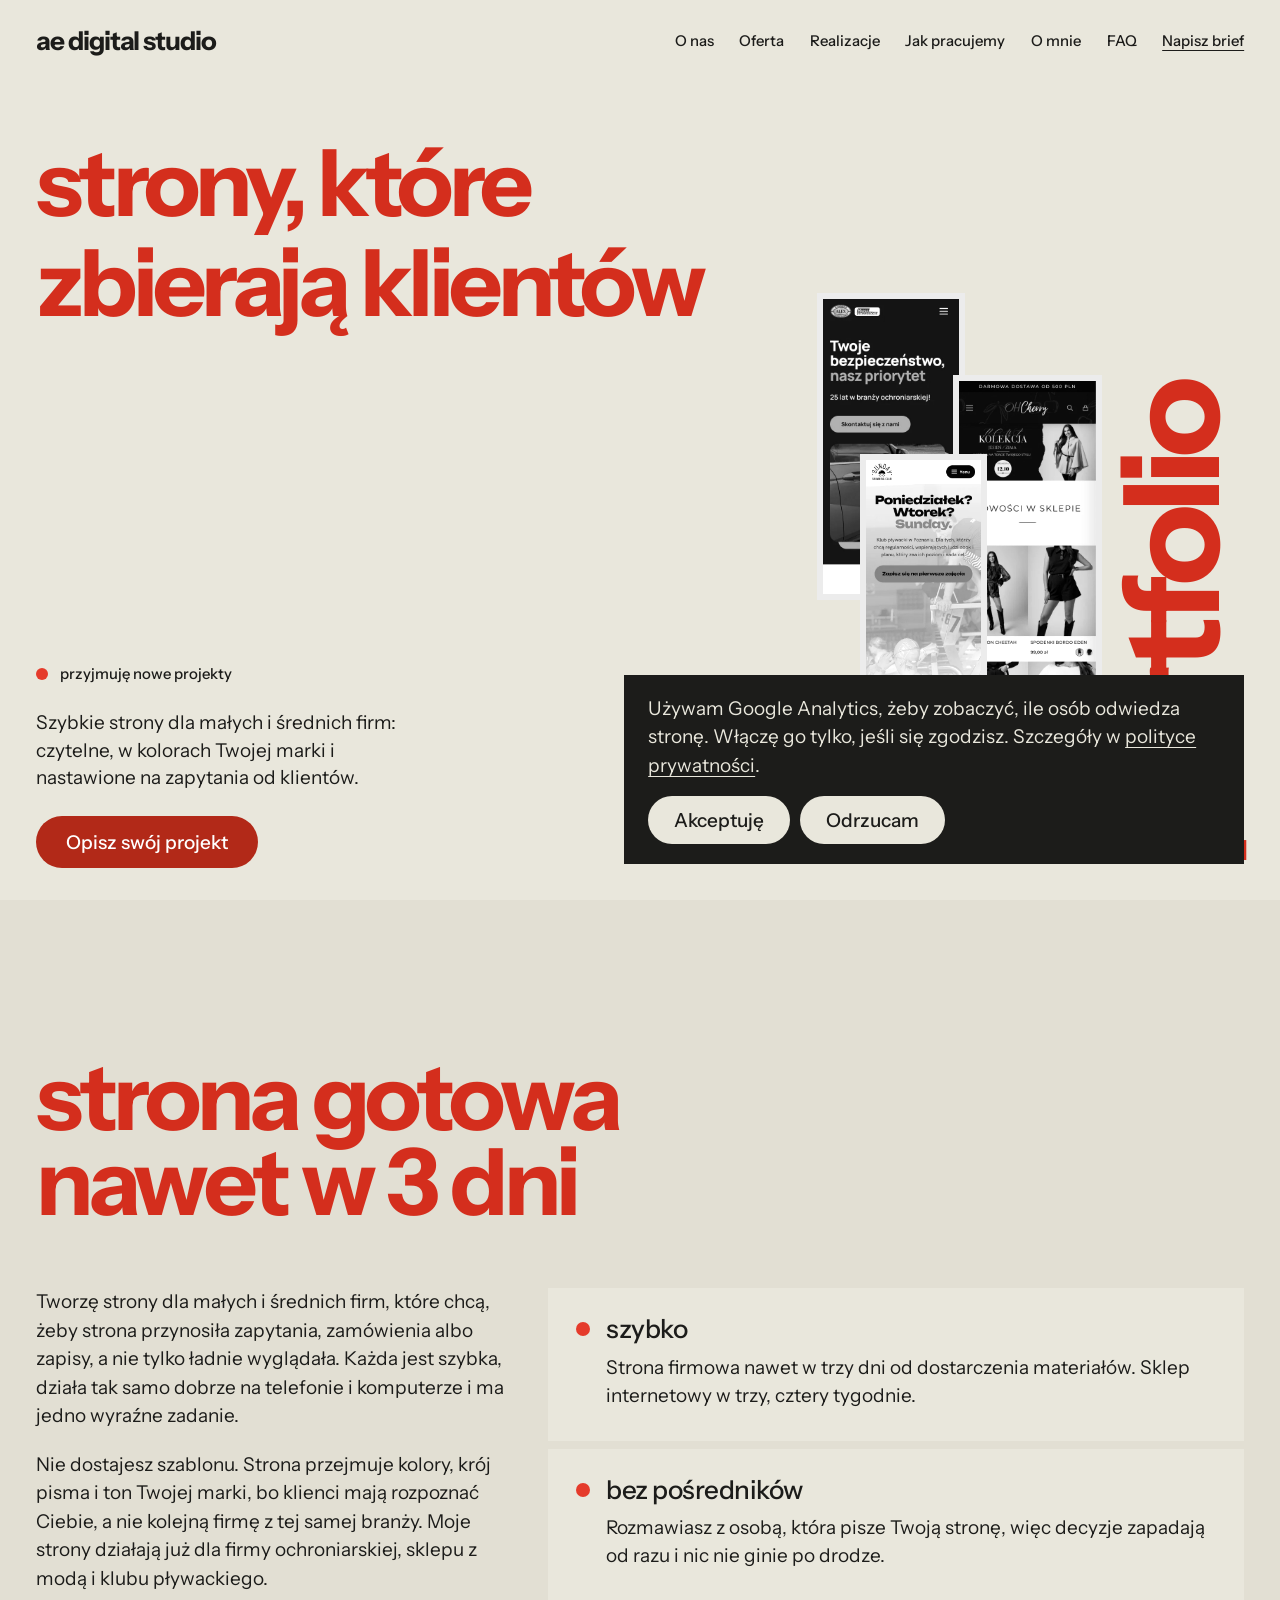
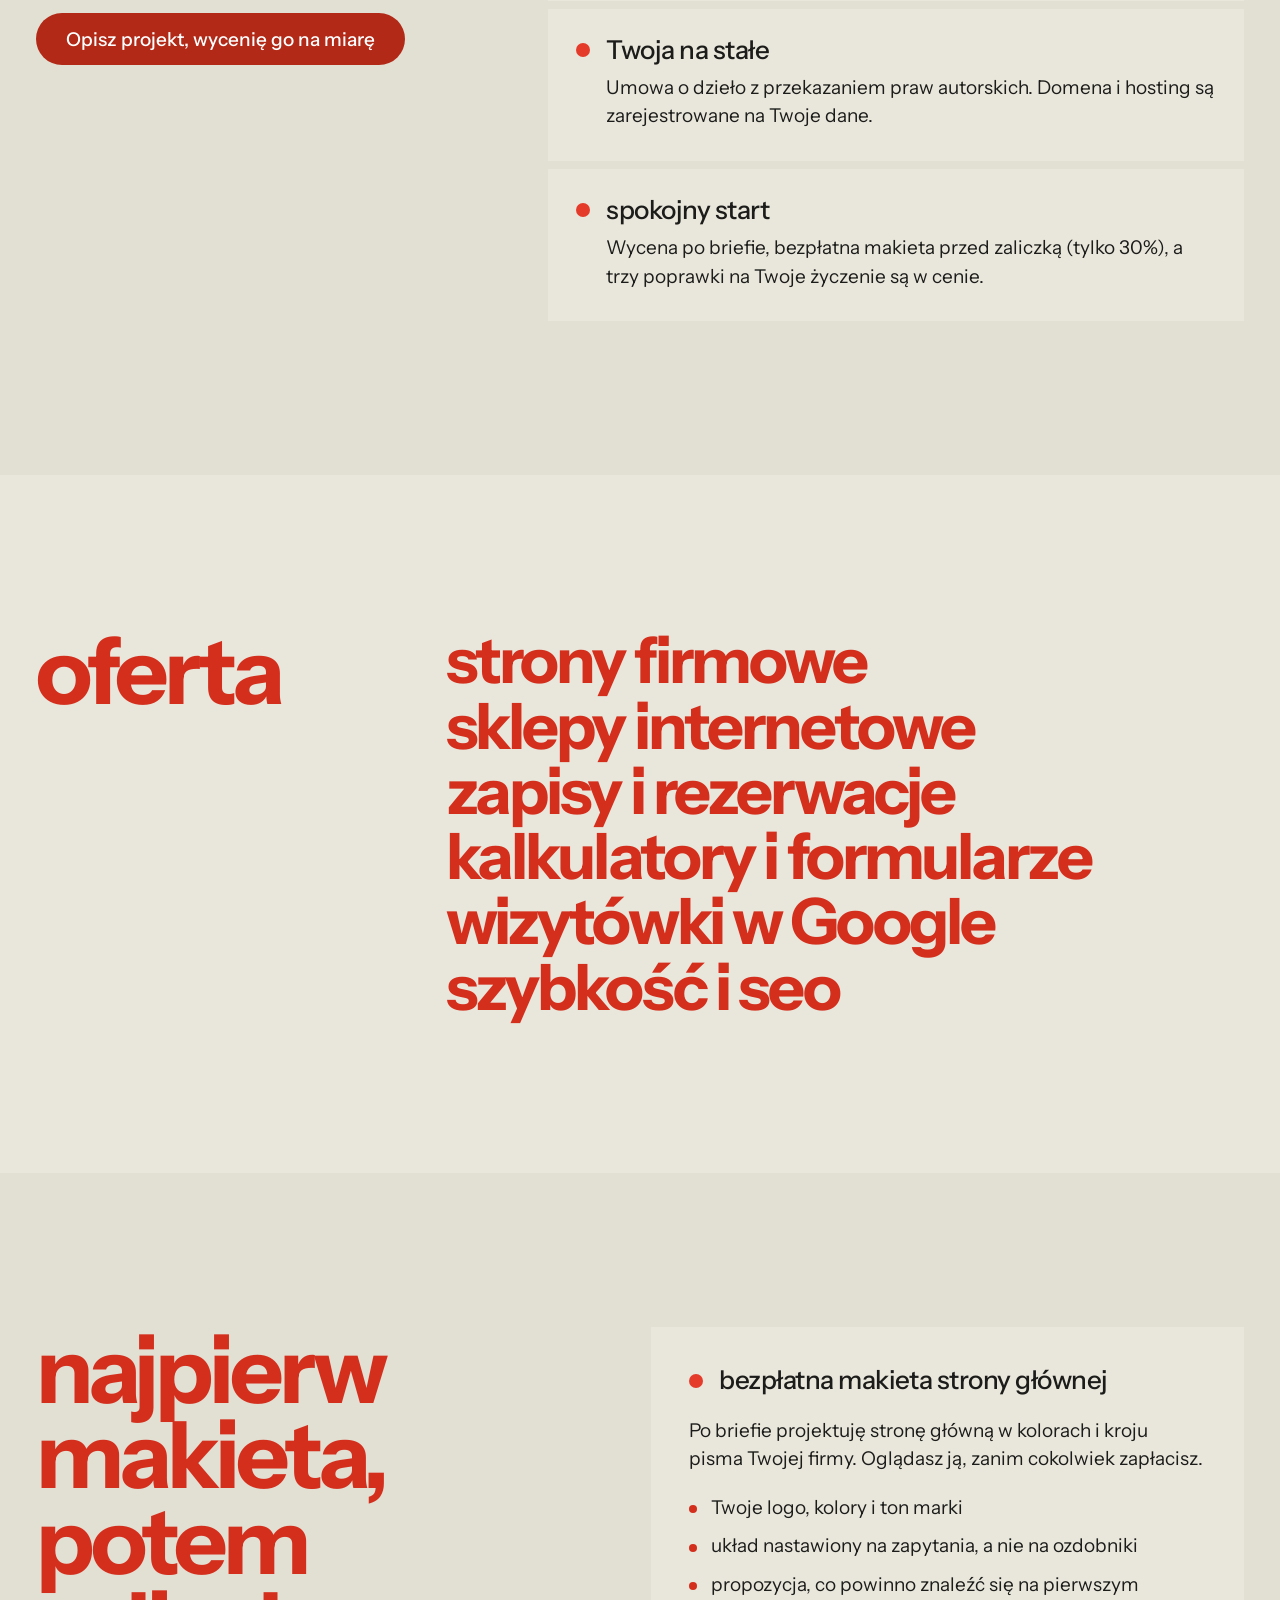
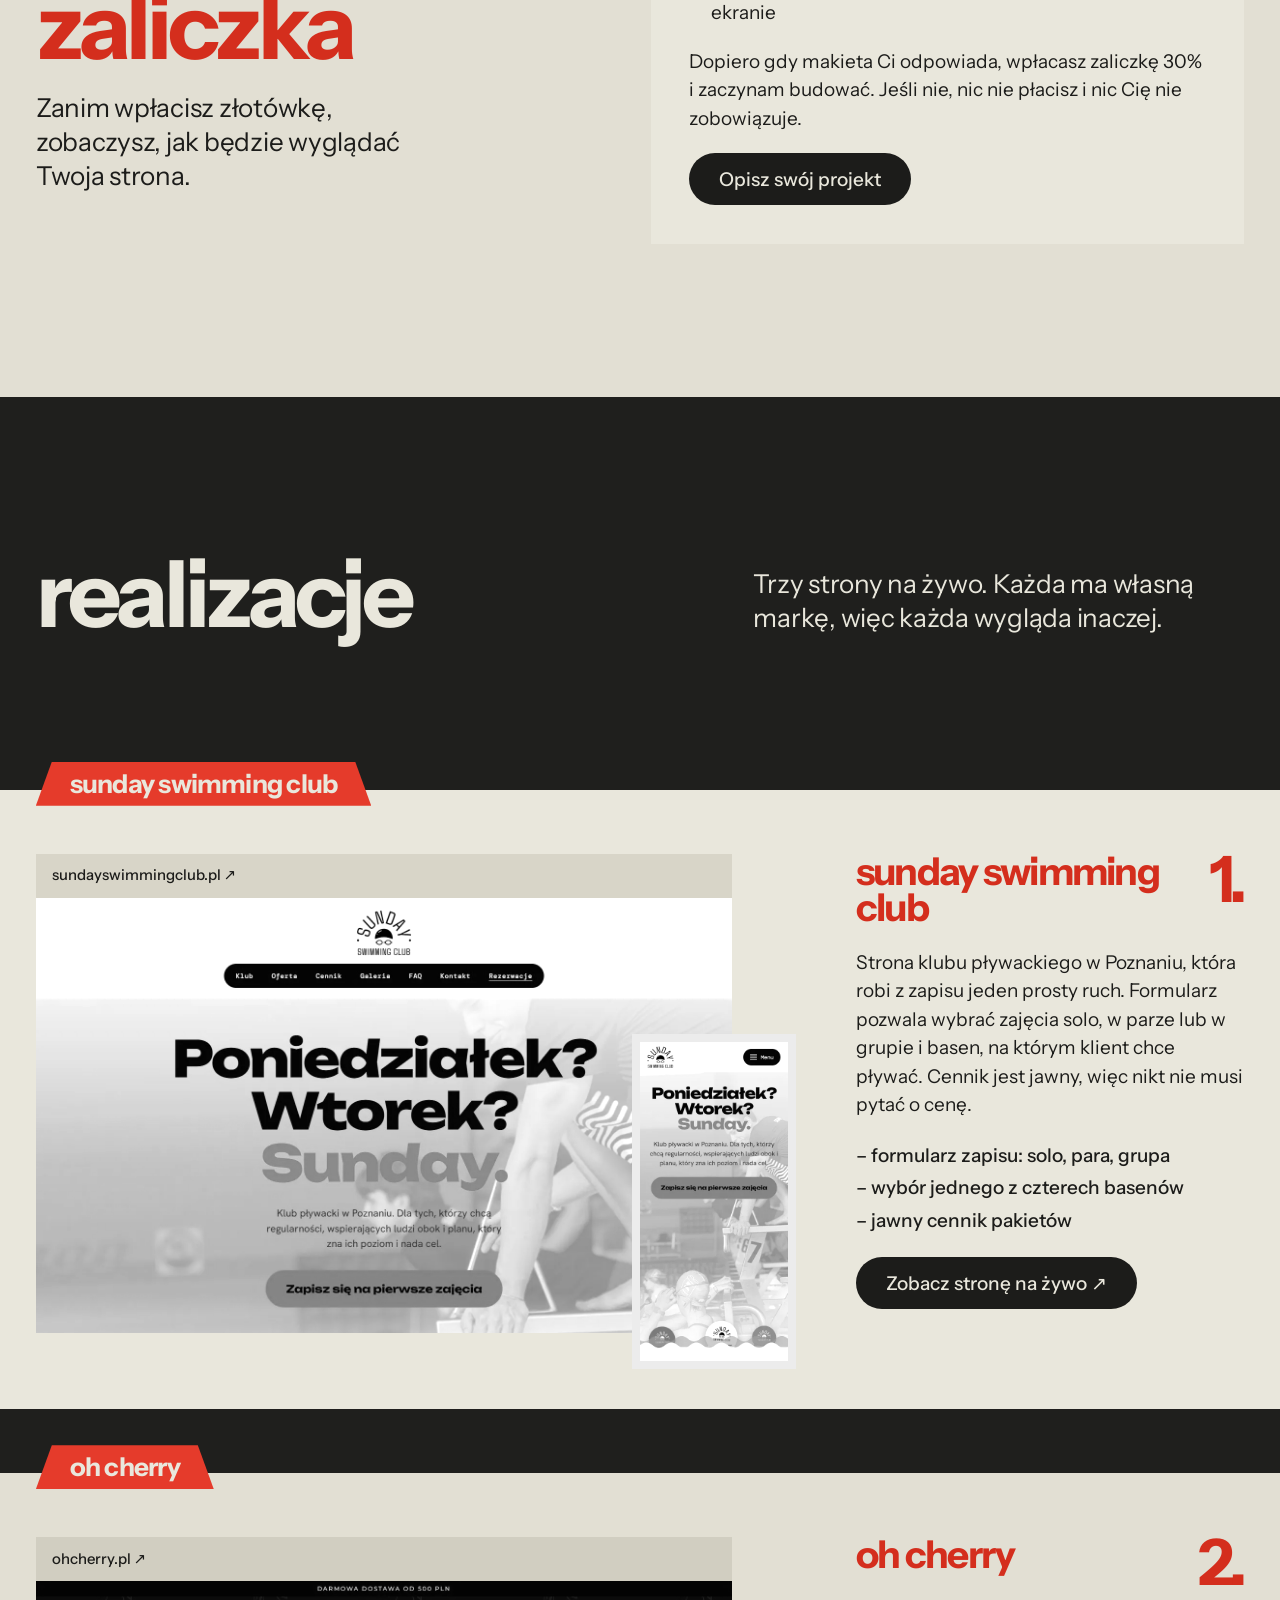
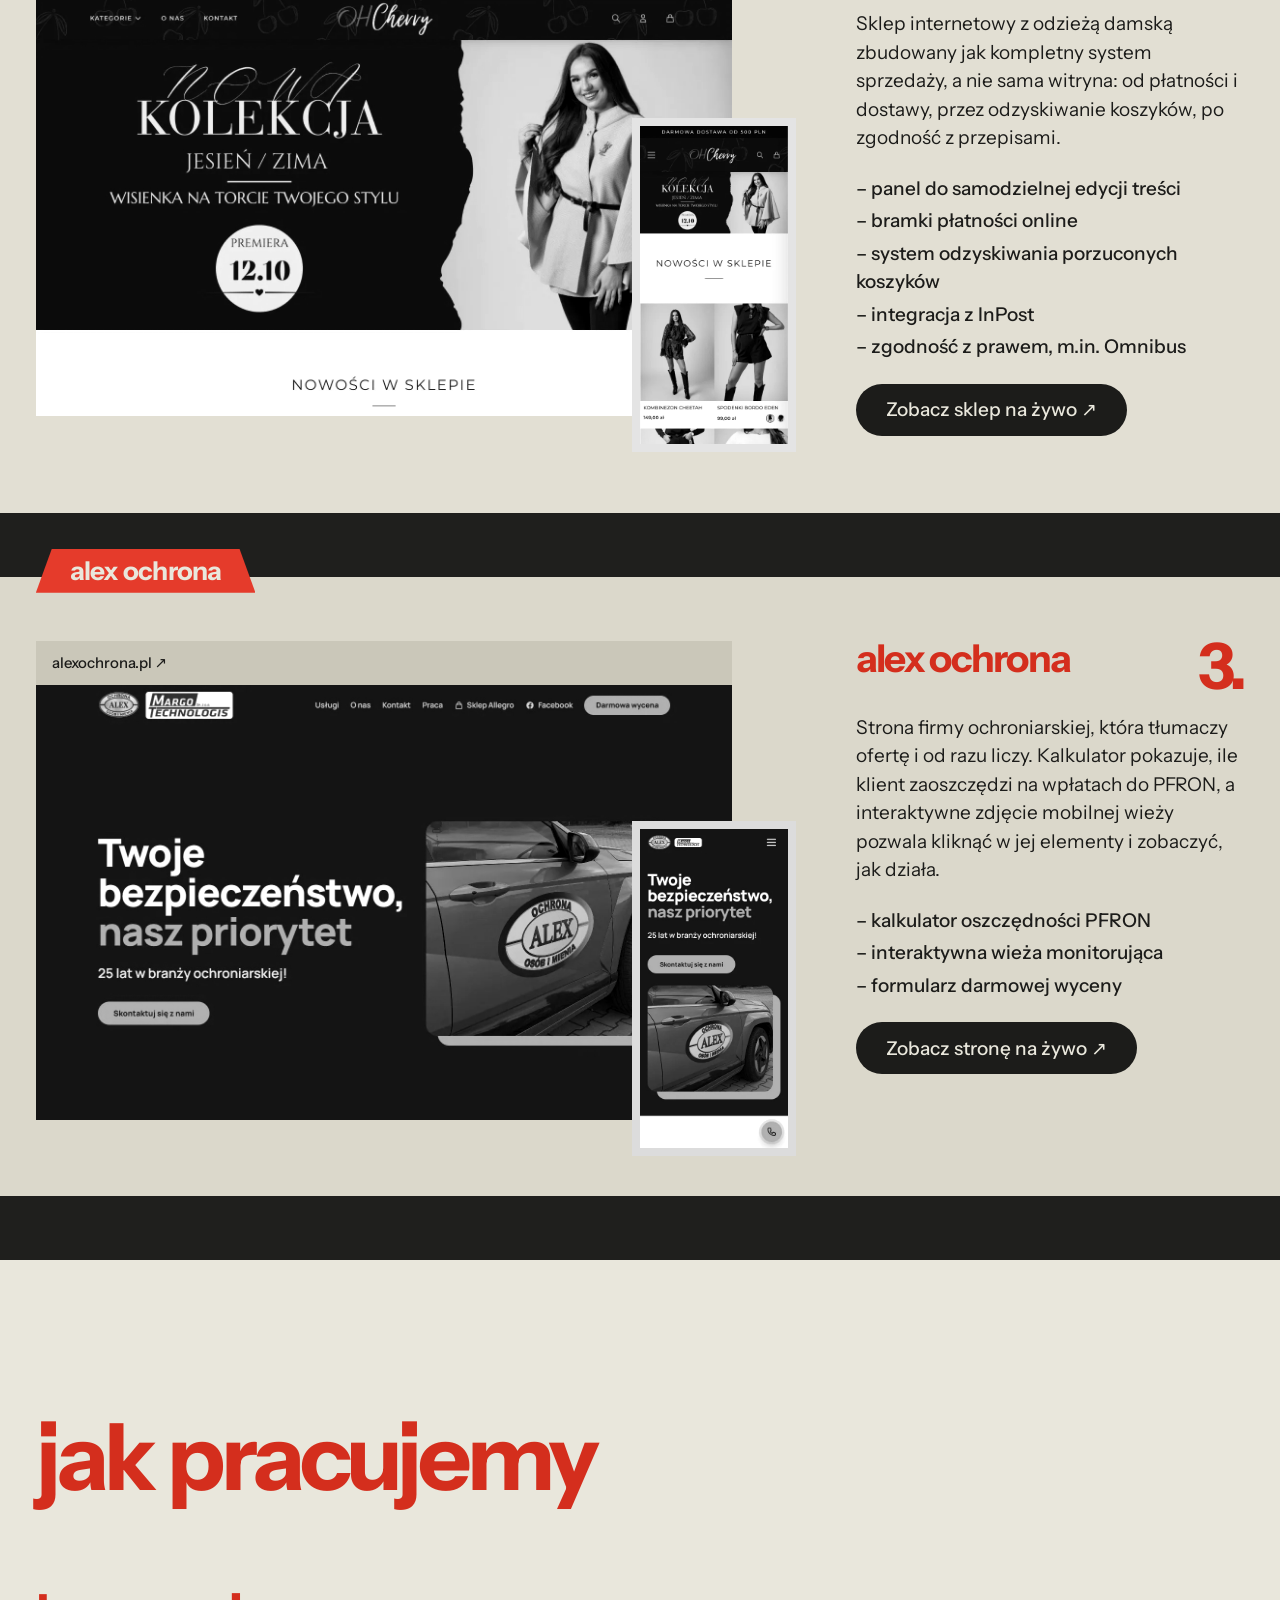
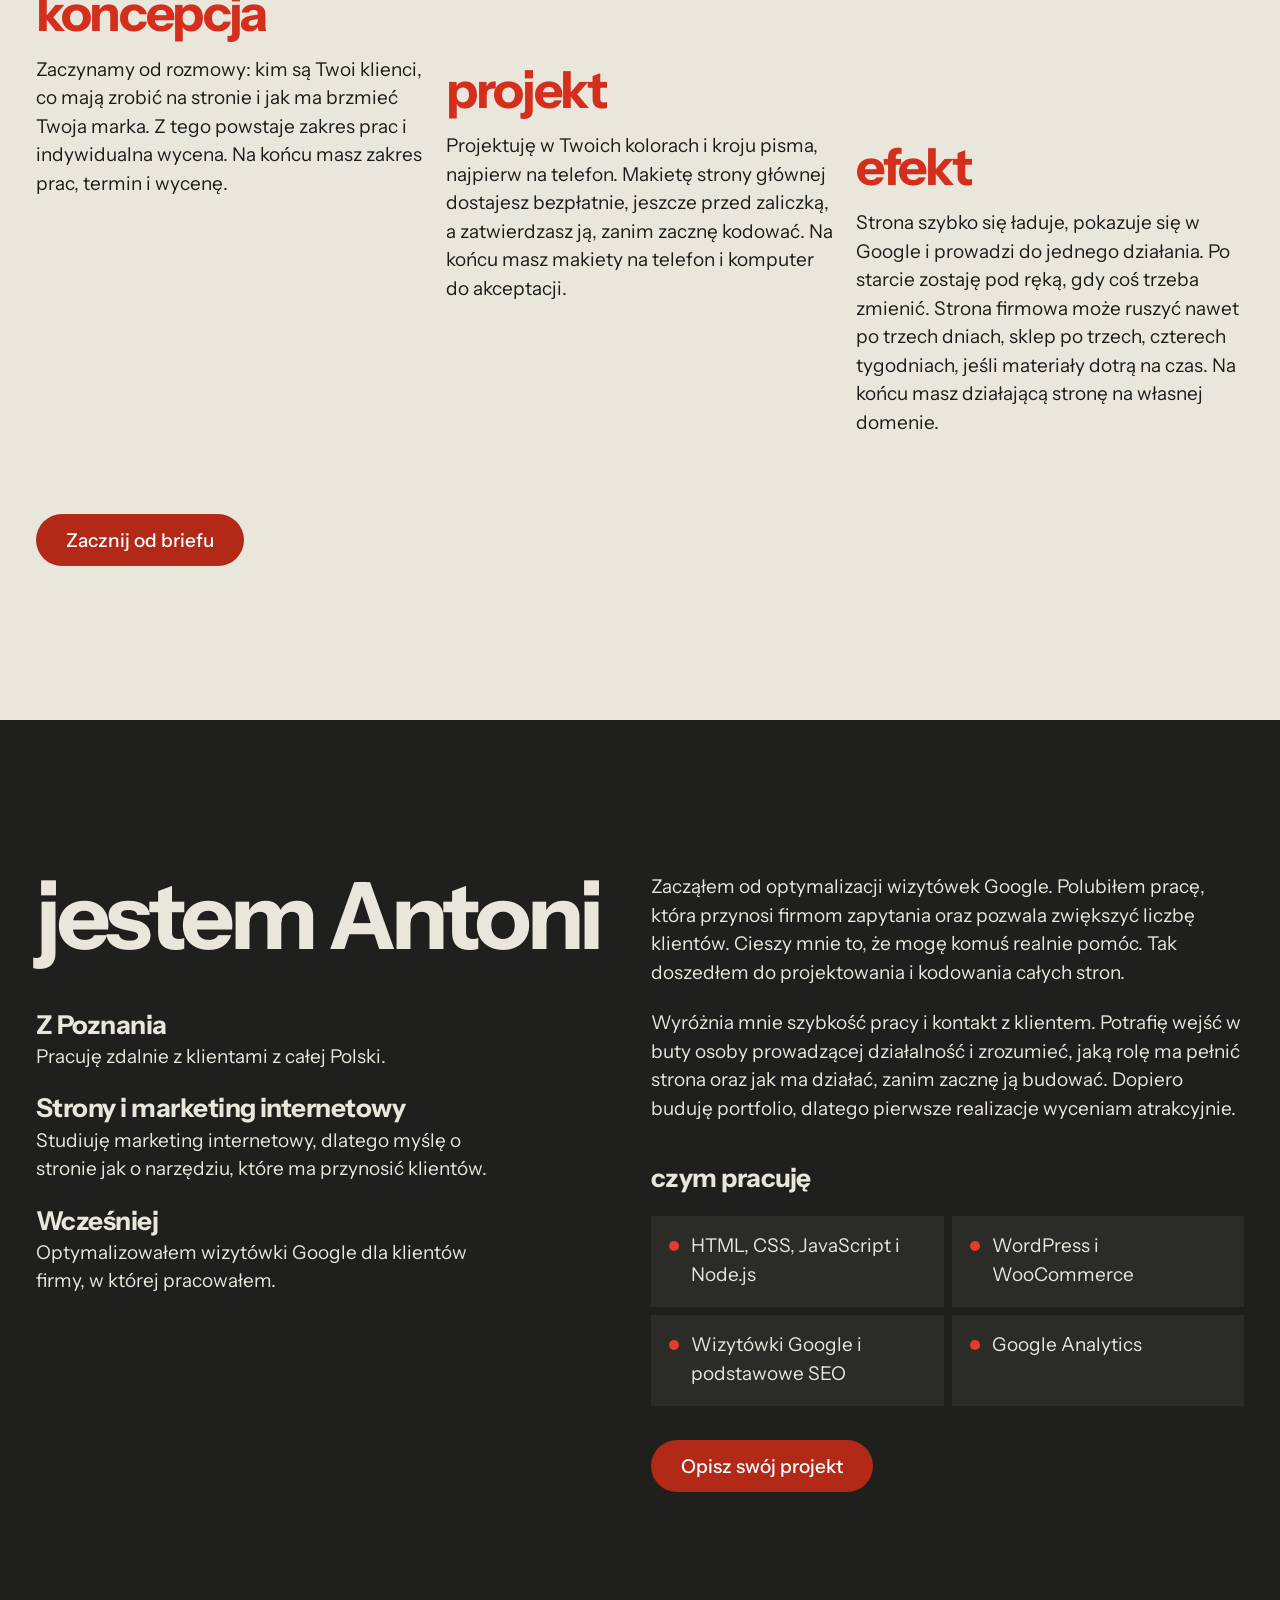
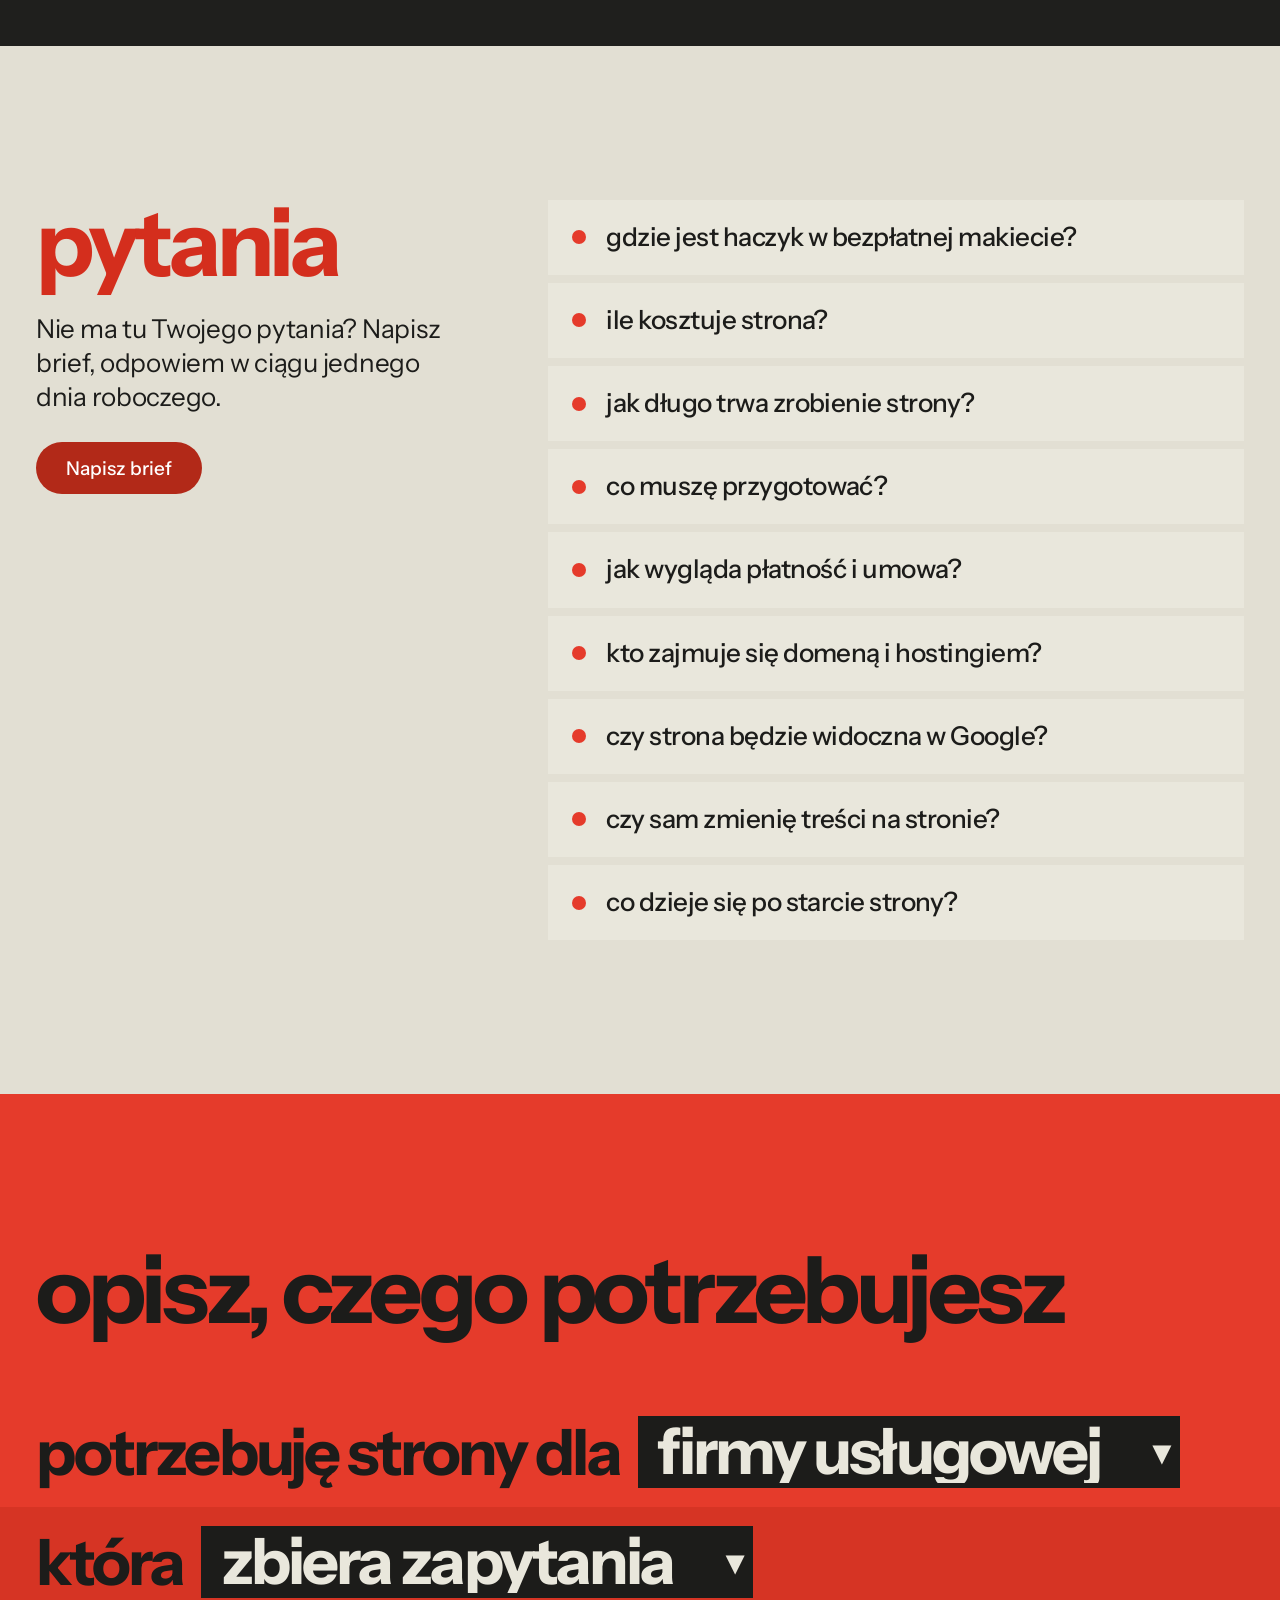
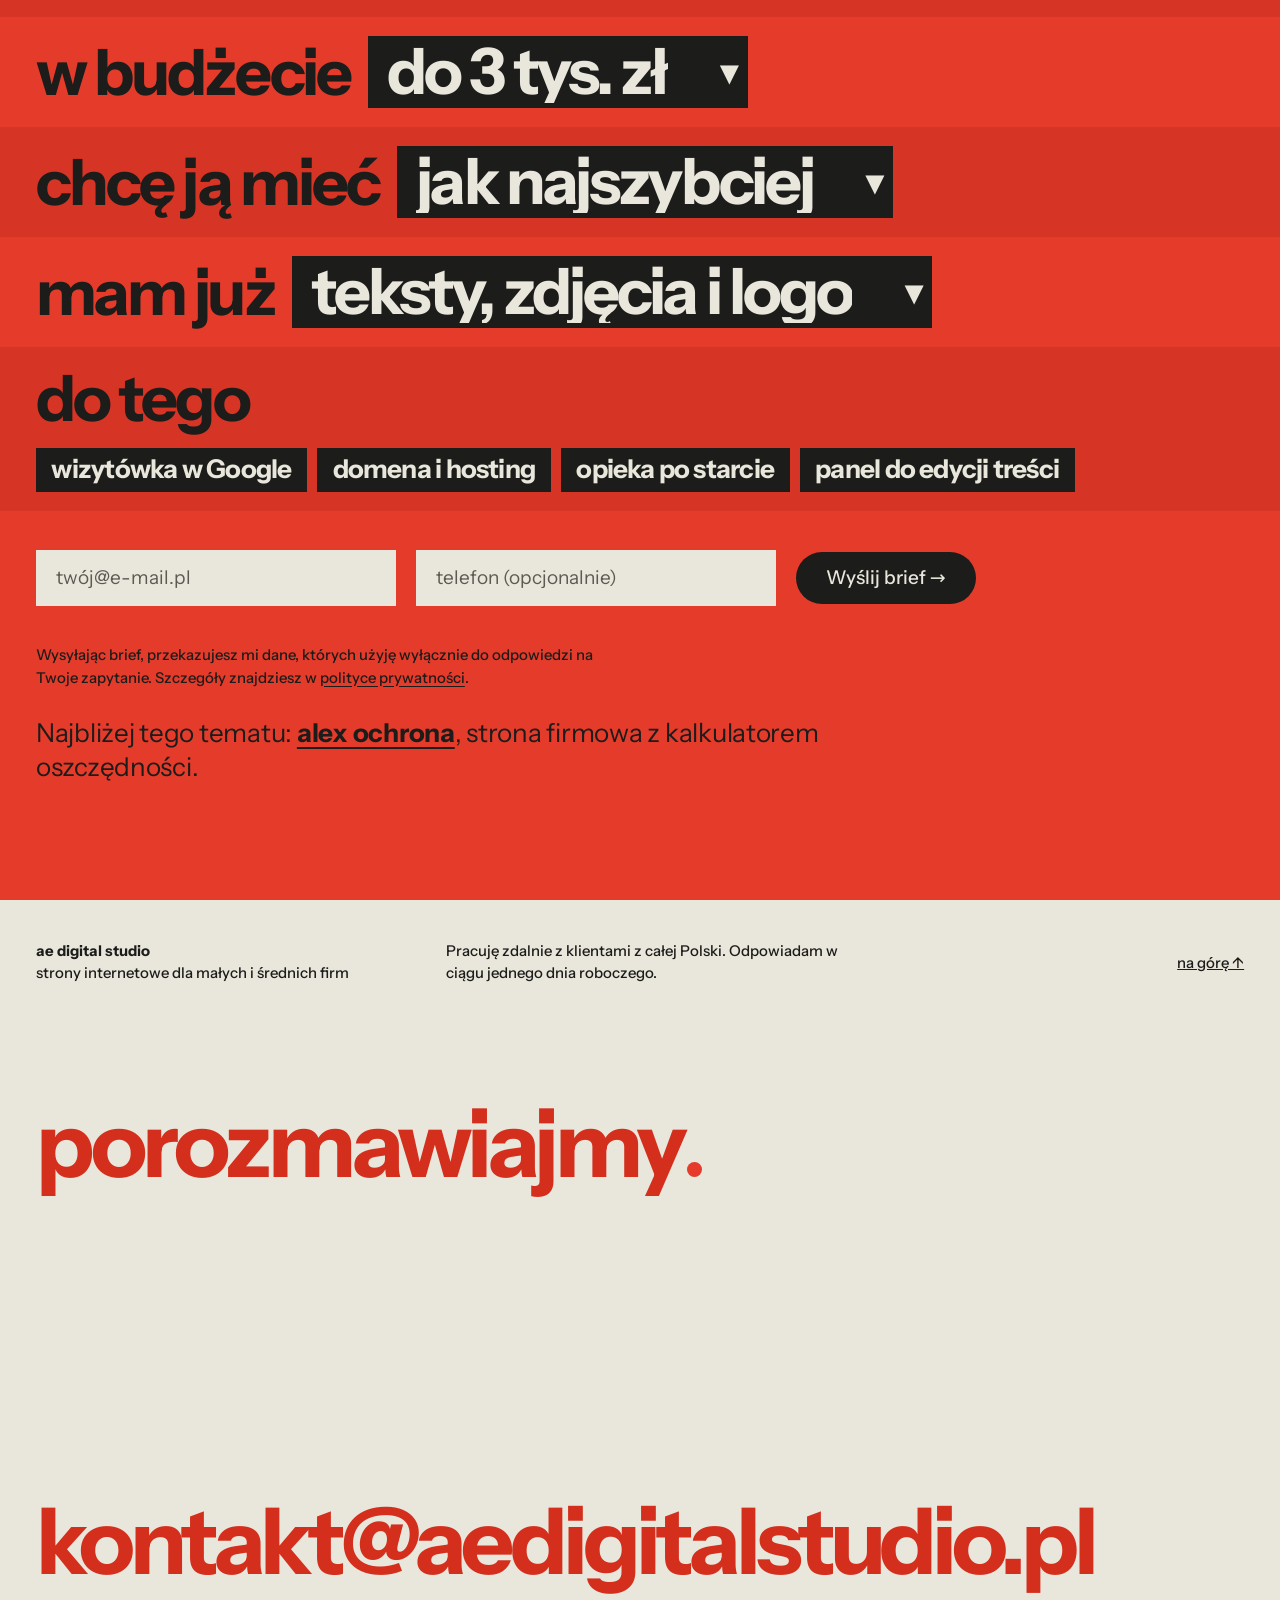
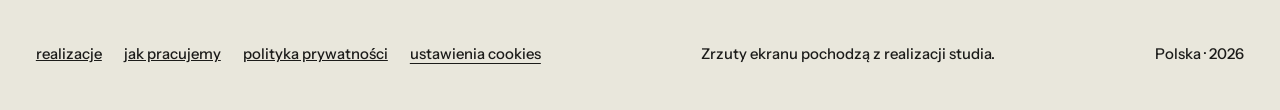
<file: index.html>
<!doctype html>
<html lang="pl">
<head>
<meta charset="utf-8">
<meta name="viewport" content="width=device-width, initial-scale=1">
<title>AE Digital Studio — strony internetowe, które zbierają klientów</title>
<meta name="description" content="AE Digital Studio projektuje i koduje szybkie strony dla małych i średnich firm. Portfolio: firma ochroniarska, sklep z modą i klub pływacki.">
<link rel="canonical" href="https://aedigitalstudio.pl/">
<meta name="robots" content="index, follow, max-image-preview:large">
<meta name="theme-color" content="#e9e7dc">
<meta property="og:type" content="website">
<meta property="og:locale" content="pl_PL">
<meta property="og:site_name" content="AE Digital Studio">
<meta property="og:title" content="AE Digital Studio: strony internetowe, które zbierają klientów">
<meta property="og:description" content="Projektuję i koduję szybkie strony dla małych i średnich firm. Zobacz trzy realizacje i opisz swój projekt.">
<meta property="og:url" content="https://aedigitalstudio.pl/">
<meta property="og:image" content="https://aedigitalstudio.pl/og-image.jpg">
<meta property="og:image:width" content="1200">
<meta property="og:image:height" content="630">
<meta property="og:image:alt" content="AE Digital Studio: strony, które zbierają klientów, i trzy realizacje na telefonach">
<meta name="twitter:card" content="summary_large_image">
<link rel="icon" href="favicon.svg" type="image/svg+xml">
<link rel="icon" href="favicon.ico" sizes="32x32">
<link rel="apple-touch-icon" href="apple-touch-icon.png">
<link rel="preload" href="fonts/instrument-sans-latin.woff2" as="font" type="font/woff2" crossorigin>
<link rel="preload" href="fonts/instrument-sans-latin-ext.woff2" as="font" type="font/woff2" crossorigin>
<link rel="stylesheet" href="css/style.css?v=20261103a">
<script>document.documentElement.classList.add('js')</script>
<script type="application/ld+json">{"@context":"https://schema.org","@type":"ProfessionalService","@id":"https://aedigitalstudio.pl/#studio","name":"AE Digital Studio","url":"https://aedigitalstudio.pl/","image":"https://aedigitalstudio.pl/og-image.jpg","logo":"https://aedigitalstudio.pl/apple-touch-icon.png","email":"kontakt@aedigitalstudio.pl","description":"Jednoosobowe studio stron internetowych dla małych i średnich firm: strony firmowe, sklepy internetowe, zapisy i rezerwacje, kalkulatory, wizytówki w Google i SEO.","areaServed":{"@type":"Country","name":"Polska"},"founder":{"@type":"Person","name":"Antoni Elegańczyk"},"knowsAbout":["strony internetowe","sklepy internetowe","wizytówki w Google","SEO"],"makesOffer":[{"@type":"Offer","itemOffered":{"@type":"Service","name":"Strony firmowe"}},{"@type":"Offer","itemOffered":{"@type":"Service","name":"Sklepy internetowe"}},{"@type":"Offer","itemOffered":{"@type":"Service","name":"Zapisy i rezerwacje online"}},{"@type":"Offer","itemOffered":{"@type":"Service","name":"Kalkulatory i formularze"}},{"@type":"Offer","itemOffered":{"@type":"Service","name":"Wizytówki w Google"}},{"@type":"Offer","itemOffered":{"@type":"Service","name":"Szybkość i SEO"}}]}</script>
<script type="application/ld+json">{"@context":"https://schema.org","@type":"FAQPage","mainEntity":[{"@type":"Question","name":"gdzie jest haczyk w bezpłatnej makiecie?","acceptedAnswer":{"@type":"Answer","text":"Nie ma żadnego. Dopiero buduję portfolio i wolę, żebyś zobaczył efekt mojej pracy, zanim wydasz pieniądze. Makietę dostajesz po briefie, przed zaliczką. Jeśli Ci się spodoba, budujemy stronę, a jeśli nie, rozstajemy się bez zobowiązań."}},{"@type":"Question","name":"ile kosztuje strona?","acceptedAnswer":{"@type":"Answer","text":"Cena zależy od zakresu prac i Twoich oczekiwań, więc nie publikuję cennika. Opisz projekt w briefie, a przygotuję wycenę szytą na miarę. Ceny podaję netto: zwykle wystawiam fakturę bez VAT, a gdy kwota zlecenia tego wymaga, rozliczam się z VAT przez zewnętrzny serwis, np. Useme."}},{"@type":"Question","name":"jak długo trwa zrobienie strony?","acceptedAnswer":{"@type":"Answer","text":"Strona firmowa może być gotowa nawet w trzy dni, jeśli na czas dostanę wszystkie materiały: teksty, zdjęcia, logo i inne potrzebne informacje. Sklep internetowy to około trzech, czterech tygodni. Tempo zależy głównie od tego, jak szybko będą podejmowane decyzje."}},{"@type":"Question","name":"co muszę przygotować?","acceptedAnswer":{"@type":"Answer","text":"Teksty, zdjęcia, logo i kolory marki, jeśli je masz. To od nich zależy, jak szybko ruszymy. Jeśli czegoś brakuje, wspólnie ustalimy, co da się uzupełnić."}},{"@type":"Question","name":"jak wygląda płatność i umowa?","acceptedAnswer":{"@type":"Answer","text":"Zaliczka to 30%, a płacisz ją dopiero po akceptacji bezpłatnej makiety strony głównej. Resztę płacisz po akceptacji gotowej strony. Płacisz przelewem lub gotówką. Podpisujemy umowę o dzieło z przekazaniem praw autorskich, więc strona jest w pełni Twoja, i dostajesz fakturę."}},{"@type":"Question","name":"kto zajmuje się domeną i hostingiem?","acceptedAnswer":{"@type":"Answer","text":"Domenę i hosting rejestruję na Twoje dane. Koszt opłacisz na podstawie proformy albo dodaję go do faktury za stronę. Roczny koszt to zwykle około 50–100 zł."}},{"@type":"Question","name":"czy strona będzie widoczna w Google?","acceptedAnswer":{"@type":"Answer","text":"Tak. Strona jest przygotowana technicznie pod wyszukiwarki, a na życzenie zakładam też wizytówkę w Google i robię podstawowe SEO."}},{"@type":"Question","name":"czy sam zmienię treści na stronie?","acceptedAnswer":{"@type":"Answer","text":"To ustalamy na początku. Mogę przekazać Ci panel do samodzielnej edycji tekstów i zdjęć albo wprowadzać zmiany za Ciebie."}},{"@type":"Question","name":"co dzieje się po starcie strony?","acceptedAnswer":{"@type":"Answer","text":"Pierwsze trzy poprawki na Twoje życzenie są w cenie. Potem możesz zlecać zmiany na bieżąco albo wybrać pakiet opieki nad stroną, którego cena zależy od zakresu prac."}}]}</script>
</head>
<body>
<a class="skip" href="#tresc">Przejdź do treści</a>

<div class="menu" id="menu" role="dialog" aria-modal="true" aria-label="Menu" tabindex="-1" hidden>
  <div class="menu-top">
    <a class="mark" href="#start" data-menu-close>ae digital studio</a>
    <button class="menu-close" type="button">Zamknij</button>
  </div>
  <nav class="menu-links" aria-label="Menu">
    <a href="#o-nas" data-menu-close>o nas</a>
    <a href="#oferta" data-menu-close>oferta</a>
    <a href="#realizacje" data-menu-close>realizacje</a>
    <a href="#proces" data-menu-close>jak pracujemy</a>
    <a href="#o-mnie" data-menu-close>o mnie</a>
    <a href="#faq" data-menu-close>pytania</a>
    <a class="btn menu-cta" href="#brief" data-menu-close>Napisz brief</a>
  </nav>
  <a class="menu-mail" href="mailto:kontakt@aedigitalstudio.pl">kontakt@aedigitalstudio.pl</a>
</div>

<header class="hero" id="start">
  <div class="top">
    <a class="mark" href="#start">ae digital studio</a>
    <nav class="links" aria-label="Główna nawigacja">
      <a href="#o-nas">O nas</a>
      <a href="#oferta">Oferta</a>
      <a href="#realizacje">Realizacje</a>
      <a href="#proces">Jak pracujemy</a>
      <a href="#o-mnie">O mnie</a>
      <a href="#faq">FAQ</a>
      <a class="plain" href="#brief">Napisz brief</a>
    </nav>
    <button class="menu-btn" type="button" aria-expanded="false" aria-controls="menu">Menu</button>
  </div>

  <div class="hero-grid">
    <h1 class="statement">
      <span class="line"><span>strony, które</span></span>
      <span class="line"><span>zbierają klientów</span></span>
    </h1>

    <div class="ask">
      <p class="status r"><i aria-hidden="true"></i>przyjmuję nowe projekty</p>
      <p class="lead r" style="--d:2">Szybkie strony dla małych i średnich firm: czytelne, w kolorach Twojej marki i nastawione na zapytania od klientów.</p>
      <a class="btn r" style="--d:3" href="#brief">Opisz swój projekt</a>
    </div>

    <div class="collage" aria-hidden="false">
      <img class="p1 r" style="--d:1" src="img/alex-m.webp" width="390" height="844" decoding="async" alt="Strona alexochrona.pl na telefonie">
      <img class="p2 r" style="--d:2" src="img/cherry-m.webp" width="390" height="844" decoding="async" alt="Sklep ohcherry.pl na telefonie">
      <img class="p3 r" style="--d:3" src="img/sunday-m.webp" width="390" height="844" decoding="async" alt="Strona sundayswimmingclub.pl na telefonie">
    </div>

    <span class="vertical" aria-hidden="true">portfolio</span>
  </div>

</header>

<main id="tresc">
<section class="about" id="o-nas" aria-labelledby="about-h">
  <h2 id="about-h" class="head r">strona gotowa nawet&nbsp;w&nbsp;3&nbsp;dni</h2>
  <div class="about-text">
    <p class="r" style="--d:1">Tworzę strony dla małych i średnich firm, które chcą, żeby strona przynosiła zapytania, zamówienia albo zapisy, a nie tylko ładnie wyglądała. Każda jest szybka, działa tak samo dobrze na telefonie i komputerze i ma jedno wyraźne zadanie.</p>
    <p class="r" style="--d:2">Nie dostajesz szablonu. Strona przejmuje kolory, krój pisma i ton Twojej marki, bo klienci mają rozpoznać Ciebie, a nie kolejną firmę z tej samej branży. Moje strony działają już dla firmy ochroniarskiej, sklepu z modą i klubu pływackiego.</p>
    <a class="btn r" style="--d:3" href="#brief">Opisz projekt, wycenię go na miarę</a>
  </div>
  <ul class="benefits">
    <li class="r" style="--d:1">
      <h3>szybko</h3>
      <p>Strona firmowa nawet w trzy dni od dostarczenia materiałów. Sklep internetowy w trzy, cztery tygodnie.</p>
    </li>
    <li class="r" style="--d:2">
      <h3>bez pośredników</h3>
      <p>Rozmawiasz z osobą, która pisze Twoją stronę, więc decyzje zapadają od razu i nic nie ginie po drodze.</p>
    </li>
    <li class="r" style="--d:3">
      <h3>Twoja na stałe</h3>
      <p>Umowa o dzieło z przekazaniem praw autorskich. Domena i hosting są zarejestrowane na Twoje dane.</p>
    </li>
    <li class="r" style="--d:4">
      <h3>spokojny start</h3>
      <p>Wycena po briefie, bezpłatna makieta przed zaliczką (tylko 30%), a trzy poprawki na Twoje życzenie są w cenie.</p>
    </li>
  </ul>
</section>

<section class="offer" id="oferta" aria-labelledby="offer-h">
  <h2 id="offer-h" class="head r">oferta</h2>
  <ul class="services">
    <li class="r" style="--d:1">strony firmowe</li>
    <li class="r" style="--d:2">sklepy internetowe</li>
    <li class="r" style="--d:3">zapisy i rezerwacje</li>
    <li class="r" style="--d:4">kalkulatory i formularze</li>
    <li class="r" style="--d:5">wizytówki w Google</li>
    <li class="r" style="--d:5">szybkość i seo</li>
  </ul>
</section>

<section class="free" id="makieta" aria-labelledby="free-h">
  <div class="free-head">
    <h2 id="free-h" class="head r">najpierw makieta, potem zaliczka</h2>
    <p class="lead r" style="--d:1">Zanim wpłacisz złotówkę, zobaczysz, jak będzie wyglądać Twoja strona.</p>
  </div>
  <article class="free-card r" style="--d:1">
    <h3>bezpłatna makieta strony głównej</h3>
    <p>Po briefie projektuję stronę główną w kolorach i kroju pisma Twojej firmy. Oglądasz ją, zanim cokolwiek zapłacisz.</p>
    <ul>
      <li>Twoje logo, kolory i ton marki</li>
      <li>układ nastawiony na zapytania, a nie na ozdobniki</li>
      <li>propozycja, co powinno znaleźć się na pierwszym ekranie</li>
    </ul>
    <p>Dopiero gdy makieta Ci odpowiada, wpłacasz zaliczkę 30% i zaczynam budować. Jeśli nie, nic nie płacisz i nic Cię nie zobowiązuje.</p>
    <a class="btn dark" href="#brief">Opisz swój projekt</a>
  </article>
</section>

<section class="work" id="realizacje" aria-labelledby="work-h">
  <div class="work-head">
    <h2 id="work-h" class="head r">realizacje</h2>
    <p class="lead r" style="--d:1">Trzy strony na żywo. Każda ma własną markę, więc każda wygląda inaczej.</p>
  </div>

  <div class="stack">

    <article class="folder f1" id="sunday">
      <span class="tab">sunday swimming club</span>
      <div class="body">
        <figure class="shot">
          <figcaption class="bar"><a href="https://sundayswimmingclub.pl" target="_blank" rel="noopener">sundayswimmingclub.pl ↗</a></figcaption>
          <div class="win"><img class="fit" src="img/sunday-d.webp" width="1440" height="900" decoding="async" loading="lazy" alt="Strona sundayswimmingclub.pl: hasło „Poniedziałek? Wtorek? Sunday.” i zdjęcie z basenu"></div>
          <img class="phone" src="img/sunday-m.webp" width="390" height="844" decoding="async" loading="lazy" alt="Strona sundayswimmingclub.pl na telefonie">
        </figure>
        <div class="copy">
          <div class="name r"><h3>sunday swimming club</h3><span class="num" aria-hidden="true">1.</span></div>
          <p class="r" style="--d:1">Strona klubu pływackiego w Poznaniu, która robi z zapisu jeden prosty ruch. Formularz pozwala wybrać zajęcia solo, w parze lub w grupie i basen, na którym klient chce pływać. Cennik jest jawny, więc nikt nie musi pytać o cenę.</p>
          <ul class="does r" style="--d:2">
            <li>formularz zapisu: solo, para, grupa</li>
            <li>wybór jednego z czterech basenów</li>
            <li>jawny cennik pakietów</li>
          </ul>
          <a class="btn dark r" style="--d:3" href="https://sundayswimmingclub.pl" target="_blank" rel="noopener">Zobacz stronę na żywo ↗</a>
        </div>
      </div>
    </article>

    <article class="folder f2" id="cherry">
      <span class="tab">oh cherry</span>
      <div class="body">
        <figure class="shot">
          <figcaption class="bar"><a href="https://ohcherry.pl" target="_blank" rel="noopener">ohcherry.pl ↗</a></figcaption>
          <div class="win"><img class="fit" src="img/cherry-d.webp" width="1440" height="900" decoding="async" loading="lazy" alt="Sklep ohcherry.pl: baner nowej kolekcji jesień/zima"></div>
          <img class="phone" src="img/cherry-m.webp" width="390" height="844" decoding="async" loading="lazy" alt="Sklep ohcherry.pl na telefonie">
        </figure>
        <div class="copy">
          <div class="name r"><h3>oh cherry</h3><span class="num" aria-hidden="true">2.</span></div>
          <p class="r" style="--d:1">Sklep internetowy z odzieżą damską zbudowany jak kompletny system sprzedaży, a nie sama witryna: od płatności i dostawy, przez odzyskiwanie koszyków, po zgodność z przepisami.</p>
          <ul class="does r" style="--d:2">
            <li>panel do samodzielnej edycji treści</li>
            <li>bramki płatności online</li>
            <li>system odzyskiwania porzuconych koszyków</li>
            <li>integracja z InPost</li>
            <li>zgodność z prawem, m.in. Omnibus</li>
          </ul>
          <a class="btn dark r" style="--d:3" href="https://ohcherry.pl" target="_blank" rel="noopener">Zobacz sklep na żywo ↗</a>
        </div>
      </div>
    </article>

    <article class="folder f3" id="alex">
      <span class="tab">alex ochrona</span>
      <div class="body">
        <figure class="shot">
          <figcaption class="bar"><a href="https://alexochrona.pl" target="_blank" rel="noopener">alexochrona.pl ↗</a></figcaption>
          <div class="win"><img class="fit" src="img/alex-d.webp" width="1440" height="900" decoding="async" loading="lazy" alt="Strona alexochrona.pl: hasło „Twoje bezpieczeństwo, nasz priorytet” i zdjęcie radiowozu"></div>
          <img class="phone" src="img/alex-m.webp" width="390" height="844" decoding="async" loading="lazy" alt="Strona alexochrona.pl na telefonie">
        </figure>
        <div class="copy">
          <div class="name r"><h3>alex ochrona</h3><span class="num" aria-hidden="true">3.</span></div>
          <p class="r" style="--d:1">Strona firmy ochroniarskiej, która tłumaczy ofertę i od razu liczy. Kalkulator pokazuje, ile klient zaoszczędzi na wpłatach do PFRON, a interaktywne zdjęcie mobilnej wieży pozwala kliknąć w jej elementy i zobaczyć, jak działa.</p>
          <ul class="does r" style="--d:2">
            <li>kalkulator oszczędności PFRON</li>
            <li>interaktywna wieża monitorująca</li>
            <li>formularz darmowej wyceny</li>
          </ul>
          <a class="btn dark r" style="--d:3" href="https://alexochrona.pl" target="_blank" rel="noopener">Zobacz stronę na żywo ↗</a>
        </div>
      </div>
    </article>

  </div>
</section>

<section class="process" id="proces" aria-labelledby="process-h">
  <h2 id="process-h" class="head r">jak pracujemy</h2>
  <div class="steps">
    <div class="step s1 r" style="--d:1">
      <h3>koncepcja</h3>
      <p>Zaczynamy od rozmowy: kim są Twoi klienci, co mają zrobić na stronie i jak ma brzmieć Twoja marka. Z tego powstaje zakres prac i indywidualna wycena. Na końcu masz zakres prac, termin i wycenę.</p>
    </div>
    <div class="step s2 r" style="--d:2">
      <h3>projekt</h3>
      <p>Projektuję w Twoich kolorach i kroju pisma, najpierw na telefon. Makietę strony głównej dostajesz bezpłatnie, jeszcze przed zaliczką, a zatwierdzasz ją, zanim zacznę kodować. Na końcu masz makiety na telefon i komputer do akceptacji.</p>
    </div>
    <div class="step s3 r" style="--d:3">
      <h3>efekt</h3>
      <p>Strona szybko się ładuje, pokazuje się w Google i prowadzi do jednego działania. Po starcie zostaję pod ręką, gdy coś trzeba zmienić. Strona firmowa może ruszyć nawet po trzech dniach, sklep po trzech, czterech tygodniach, jeśli materiały dotrą na czas. Na końcu masz działającą stronę na własnej domenie.</p>
    </div>
  </div>
  <a class="btn process-cta r" href="#brief">Zacznij od briefu</a>
</section>

<section class="me" id="o-mnie" aria-labelledby="me-h">
  <div class="me-side">
    <h2 id="me-h" class="head r">jestem Antoni</h2>
    <dl class="me-facts">
      <div class="r" style="--d:1"><dt>Z Poznania</dt><dd>Pracuję zdalnie z klientami z całej Polski.</dd></div>
      <div class="r" style="--d:2"><dt>Strony i marketing internetowy</dt><dd>Studiuję marketing internetowy, dlatego myślę o stronie jak o narzędziu, które ma przynosić klientów.</dd></div>
      <div class="r" style="--d:3"><dt>Wcześniej</dt><dd>Optymalizowałem wizytówki Google dla klientów firmy, w której pracowałem.</dd></div>
    </dl>
  </div>
  <div class="me-body">
    <p class="r">Zacząłem od optymalizacji wizytówek Google. Polubiłem pracę, która przynosi firmom zapytania oraz pozwala zwiększyć liczbę klientów. Cieszy mnie to, że mogę komuś realnie pomóc. Tak doszedłem do projektowania i kodowania całych stron.</p>
    <p class="r" style="--d:1">Wyróżnia mnie szybkość pracy i kontakt z klientem. Potrafię wejść w buty osoby prowadzącej działalność i zrozumieć, jaką rolę ma pełnić strona oraz jak ma działać, zanim zacznę ją budować. Dopiero buduję portfolio, dlatego pierwsze realizacje wyceniam atrakcyjnie.</p>
    <h3 class="r" style="--d:2">czym pracuję</h3>
    <ul class="me-tools">
      <li class="r" style="--d:1">HTML, CSS, JavaScript i Node.js</li>
      <li class="r" style="--d:2">WordPress i WooCommerce</li>
      <li class="r" style="--d:3">Wizytówki Google i podstawowe SEO</li>
      <li class="r" style="--d:4">Google Analytics</li>
    </ul>
    <a class="btn r" href="#brief">Opisz swój projekt</a>
  </div>
</section>

<section class="faq" id="faq" aria-labelledby="faq-h">
  <div class="faq-side">
    <h2 id="faq-h" class="head r">pytania</h2>
    <p class="lead r" style="--d:1">Nie ma tu Twojego pytania? Napisz brief, odpowiem w ciągu jednego dnia roboczego.</p>
    <a class="btn r" style="--d:2" href="#brief">Napisz brief</a>
  </div>
  <div class="qas">
    <details class="qa r" name="faq" style="--d:1">
      <summary>gdzie jest haczyk w bezpłatnej makiecie?</summary>
      <div class="answer"><p>Nie ma żadnego. Dopiero buduję portfolio i wolę, żebyś zobaczył efekt mojej pracy, zanim wydasz pieniądze. Makietę dostajesz po briefie, przed zaliczką. Jeśli Ci się spodoba, budujemy stronę, a jeśli nie, rozstajemy się bez zobowiązań.</p></div>
    </details>
    <details class="qa r" name="faq" style="--d:1">
      <summary>ile kosztuje strona?</summary>
      <div class="answer"><p>Cena zależy od zakresu prac i Twoich oczekiwań, więc nie publikuję cennika. Opisz projekt w briefie, a przygotuję wycenę szytą na miarę. Ceny podaję netto: zwykle wystawiam fakturę bez VAT, a gdy kwota zlecenia tego wymaga, rozliczam się z VAT przez zewnętrzny serwis, np. Useme.</p></div>
    </details>
    <details class="qa r" name="faq" style="--d:2">
      <summary>jak długo trwa zrobienie strony?</summary>
      <div class="answer"><p>Strona firmowa może być gotowa nawet w trzy dni, jeśli na czas dostanę wszystkie materiały: teksty, zdjęcia, logo i inne potrzebne informacje. Sklep internetowy to około trzech, czterech tygodni. Tempo zależy głównie od tego, jak szybko będą podejmowane decyzje.</p></div>
    </details>
    <details class="qa r" name="faq" style="--d:3">
      <summary>co muszę przygotować?</summary>
      <div class="answer"><p>Teksty, zdjęcia, logo i kolory marki, jeśli je masz. To od nich zależy, jak szybko ruszymy. Jeśli czegoś brakuje, wspólnie ustalimy, co da się uzupełnić.</p></div>
    </details>
    <details class="qa r" name="faq" style="--d:4">
      <summary>jak wygląda płatność i umowa?</summary>
      <div class="answer"><p>Zaliczka to 30%, a płacisz ją dopiero po akceptacji bezpłatnej makiety strony głównej. Resztę płacisz po akceptacji gotowej strony. Płacisz przelewem lub gotówką. Podpisujemy umowę o dzieło z przekazaniem praw autorskich, więc strona jest w pełni Twoja, i dostajesz fakturę.</p></div>
    </details>
    <details class="qa r" name="faq" style="--d:5">
      <summary>kto zajmuje się domeną i hostingiem?</summary>
      <div class="answer"><p>Domenę i hosting rejestruję na Twoje dane. Koszt opłacisz na podstawie proformy albo dodaję go do faktury za stronę. Roczny koszt to zwykle około 50–100 zł.</p></div>
    </details>
    <details class="qa r" name="faq" style="--d:5">
      <summary>czy strona będzie widoczna w Google?</summary>
      <div class="answer"><p>Tak. Strona jest przygotowana technicznie pod wyszukiwarki, a na życzenie zakładam też wizytówkę w Google i robię podstawowe SEO.</p></div>
    </details>
    <details class="qa r" name="faq" style="--d:5">
      <summary>czy sam zmienię treści na stronie?</summary>
      <div class="answer"><p>To ustalamy na początku. Mogę przekazać Ci panel do samodzielnej edycji tekstów i zdjęć albo wprowadzać zmiany za Ciebie.</p></div>
    </details>
    <details class="qa r" name="faq" style="--d:5">
      <summary>co dzieje się po starcie strony?</summary>
      <div class="answer"><p>Pierwsze trzy poprawki na Twoje życzenie są w cenie. Potem możesz zlecać zmiany na bieżąco albo wybrać pakiet opieki nad stroną, którego cena zależy od zakresu prac.</p></div>
    </details>
  </div>
</section>

<section class="brief" id="brief" aria-labelledby="brief-h">
  <h2 id="brief-h" class="head r">opisz, czego potrzebujesz</h2>
  <form class="sentence" id="briefForm" data-access-key="58a7264d-42fd-4512-bb6b-14a7a59a57e8" novalidate>
    <p class="row r" style="--d:1">
      <span>potrzebuję strony dla</span>
      <span class="chip"><select id="q-who" name="who" aria-label="Dla kogo ma być strona">
        <option value="who-uslugi">firmy usługowej</option>
        <option value="who-sklep">sklepu internetowego</option>
        <option value="who-klub">klubu lub szkoły</option>
        <option value="who-salon">salonu lub gabinetu</option>
        <option value="who-gastro">restauracji lub kawiarni</option>
        <option value="who-b2b">firmy dla firm</option>
        <option value="who-inne">czegoś innego</option>
      </select></span>
    </p>
    <p class="row r" style="--d:2">
      <span>która</span>
      <span class="chip"><select id="q-goal" name="goal" aria-label="Co ma robić strona">
        <option>zbiera zapytania</option>
        <option>sprzedaje online</option>
        <option>przyjmuje zapisy</option>
        <option>przyjmuje rezerwacje</option>
        <option>pomaga policzyć ofertę</option>
        <option>pokazuje ofertę</option>
        <option>pokazuje realizacje</option>
        <option>robi dobre pierwsze wrażenie</option>
      </select></span>
    </p>
    <p class="row r" style="--d:3">
      <span>w budżecie</span>
      <span class="chip"><select id="q-budget" name="budget" aria-label="Budżet">
        <option>do 3 tys. zł</option>
        <option>3–6 tys. zł</option>
        <option>6–10 tys. zł</option>
        <option>powyżej 10 tys. zł</option>
        <option>jeszcze nie wiem</option>
      </select></span>
    </p>
    <p class="row r" style="--d:4">
      <span>chcę ją mieć</span>
      <span class="chip"><select id="q-when" name="when" aria-label="Termin">
        <option>jak najszybciej</option>
        <option>w ciągu tygodnia</option>
        <option>w ciągu miesiąca</option>
        <option>bez pośpiechu</option>
        <option>jeszcze nie wiem</option>
      </select></span>
    </p>
    <p class="row r" style="--d:5">
      <span>mam już</span>
      <span class="chip"><select id="q-have" name="have" aria-label="Materiały">
        <option>teksty, zdjęcia i logo</option>
        <option>część materiałów</option>
        <option>niewiele, zaczynam od zera</option>
      </select></span>
    </p>
    <div class="row multi r" style="--d:5" role="group" aria-labelledby="extra-l">
      <span id="extra-l">do tego</span>
      <div class="picks">
        <label class="pick"><input type="checkbox" name="extra" value="wizytówka w Google"><span>wizytówka w Google</span></label>
        <label class="pick"><input type="checkbox" name="extra" value="domena i hosting"><span>domena i hosting</span></label>
        <label class="pick"><input type="checkbox" name="extra" value="opieka po starcie"><span>opieka po starcie</span></label>
        <label class="pick"><input type="checkbox" name="extra" value="panel do edycji treści"><span>panel do edycji treści</span></label>
      </div>
    </div>
    <div class="row send-row r" style="--d:5">
      <label class="mail"><span class="sr">Twój e-mail</span><input id="q-mail" type="email" name="mail" placeholder="twój@e-mail.pl" autocomplete="email" required></label>
      <label class="mail"><span class="sr">Telefon (opcjonalnie)</span><input id="q-tel" type="tel" name="tel" placeholder="telefon (opcjonalnie)" autocomplete="tel" inputmode="tel" pattern="[0-9+ \(\)\-]{7,20}" title="Podaj numer telefonu, np. 600 700 800"></label>
      <button class="btn" id="sendBrief" type="submit">Wyślij brief →</button>
    </div>
    <input type="checkbox" name="botcheck" tabindex="-1" autocomplete="off" aria-hidden="true" style="display:none">
    <p class="consent">Wysyłając brief, przekazujesz mi dane, których użyję wyłącznie do odpowiedzi na Twoje zapytanie. Szczegóły znajdziesz w <a href="/polityka-prywatnosci">polityce prywatności</a>.</p>
    <p class="form-note" id="formNote" role="status" aria-live="polite" hidden></p>
  </form>
  <p class="match lead" id="match" aria-live="polite">Najbliżej tego tematu: <a href="#alex">alex ochrona</a>, strona firmowa z kalkulatorem oszczędności.</p>
</section>
</main>

<footer class="foot" id="kontakt">
  <div class="foot-top">
    <p class="foot-brand"><strong>ae digital studio</strong><br>strony internetowe dla małych i średnich firm</p>
    <p class="foot-note">Pracuję zdalnie z klientami z całej Polski. Odpowiadam w ciągu jednego dnia roboczego.</p>
    <a class="up" href="#start">na górę ↑</a>
  </div>
  <div class="thanks">
    <h2 class="head">porozmawiajmy<span class="stop" aria-hidden="true"></span></h2>
  </div>
  <a class="big" href="mailto:kontakt@aedigitalstudio.pl">kontakt<wbr>@aedigitalstudio.pl</a>
  <div class="foot-meta">
    <nav class="foot-links" aria-label="Stopka">
      <a href="#realizacje">realizacje</a>
      <a href="#proces">jak pracujemy</a>
      <a href="/polityka-prywatnosci">polityka prywatności</a>
      <span data-cookie-settings><button type="button" class="linklike">ustawienia cookies</button></span>
    </nav>
    <p class="foot-small">Zrzuty ekranu pochodzą z realizacji studia.</p>
    <p class="foot-small">Polska · 2026</p>
  </div>
</footer>

<script src="js/nav.js?v=20261103a"></script>
<script src="js/main.js?v=20261103a"></script>
<script src="js/consent.js?v=20261103a"></script>
</body>
</html>
</file>
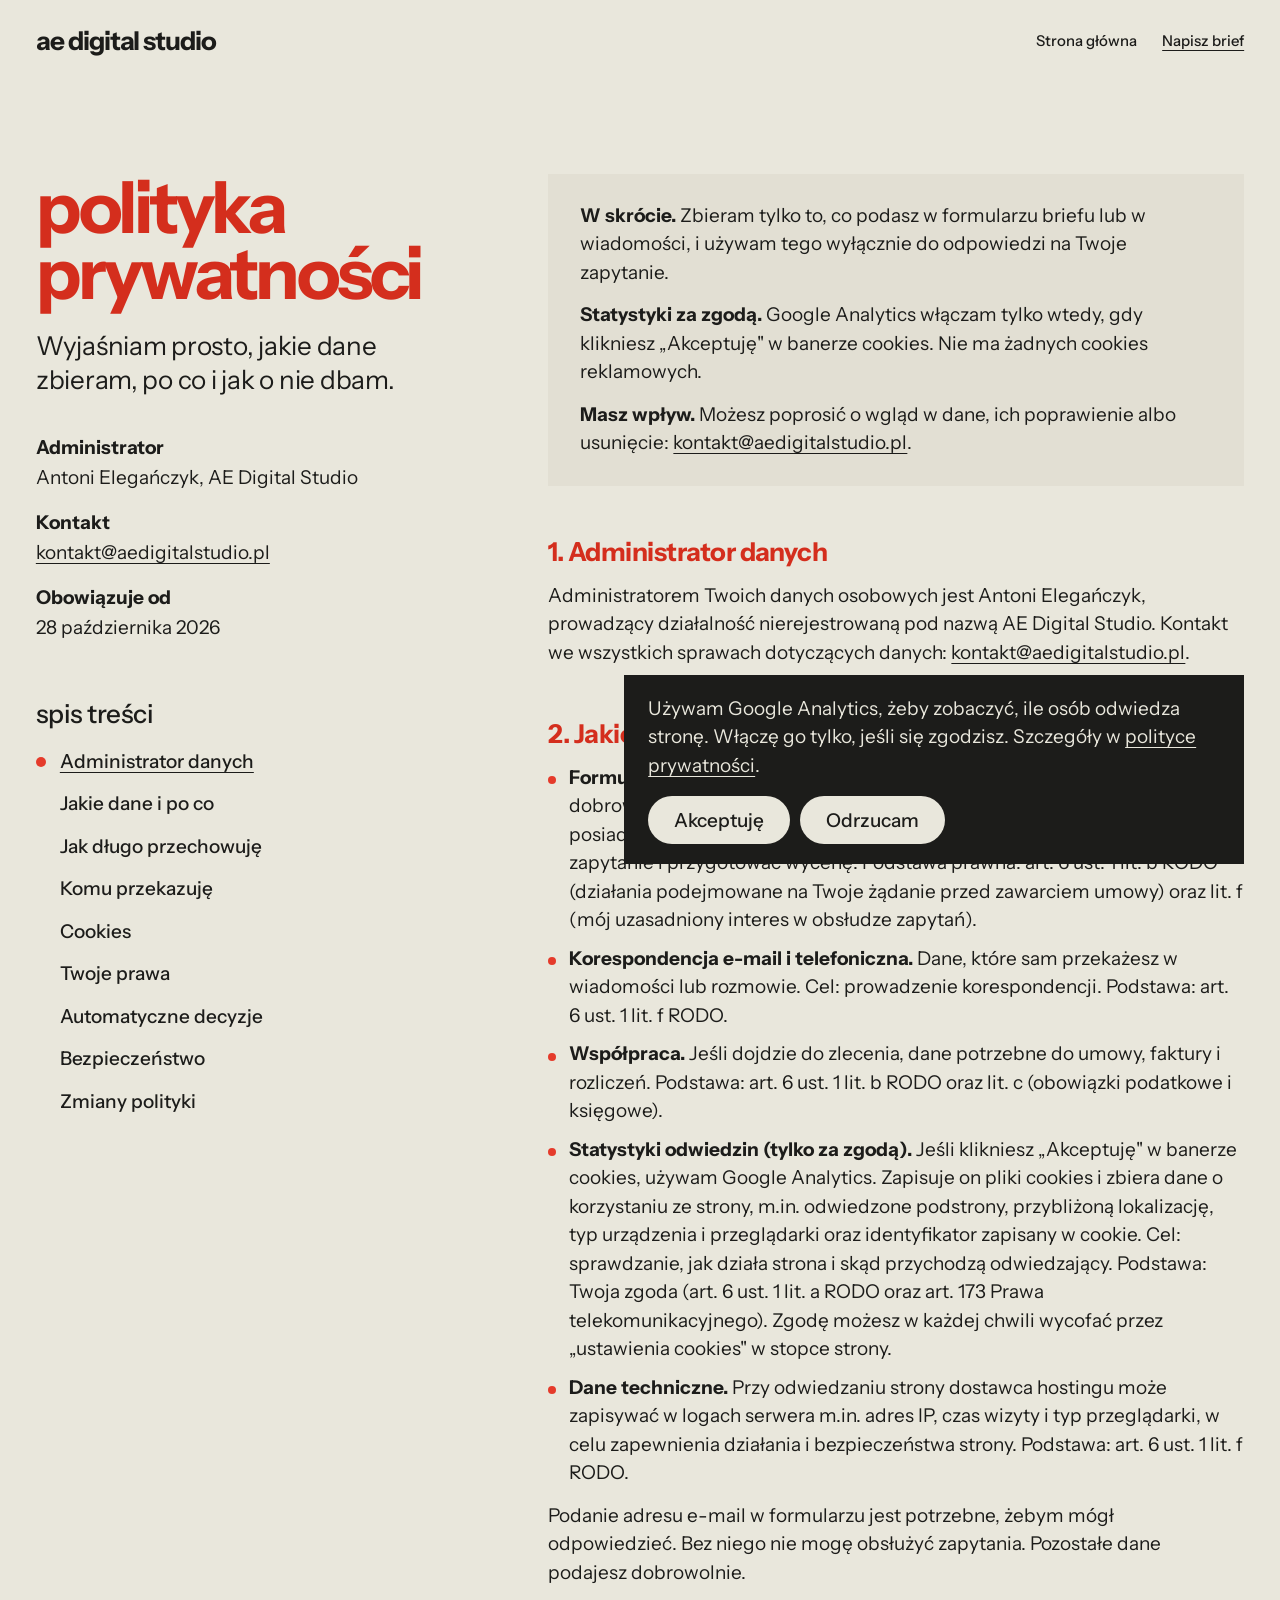
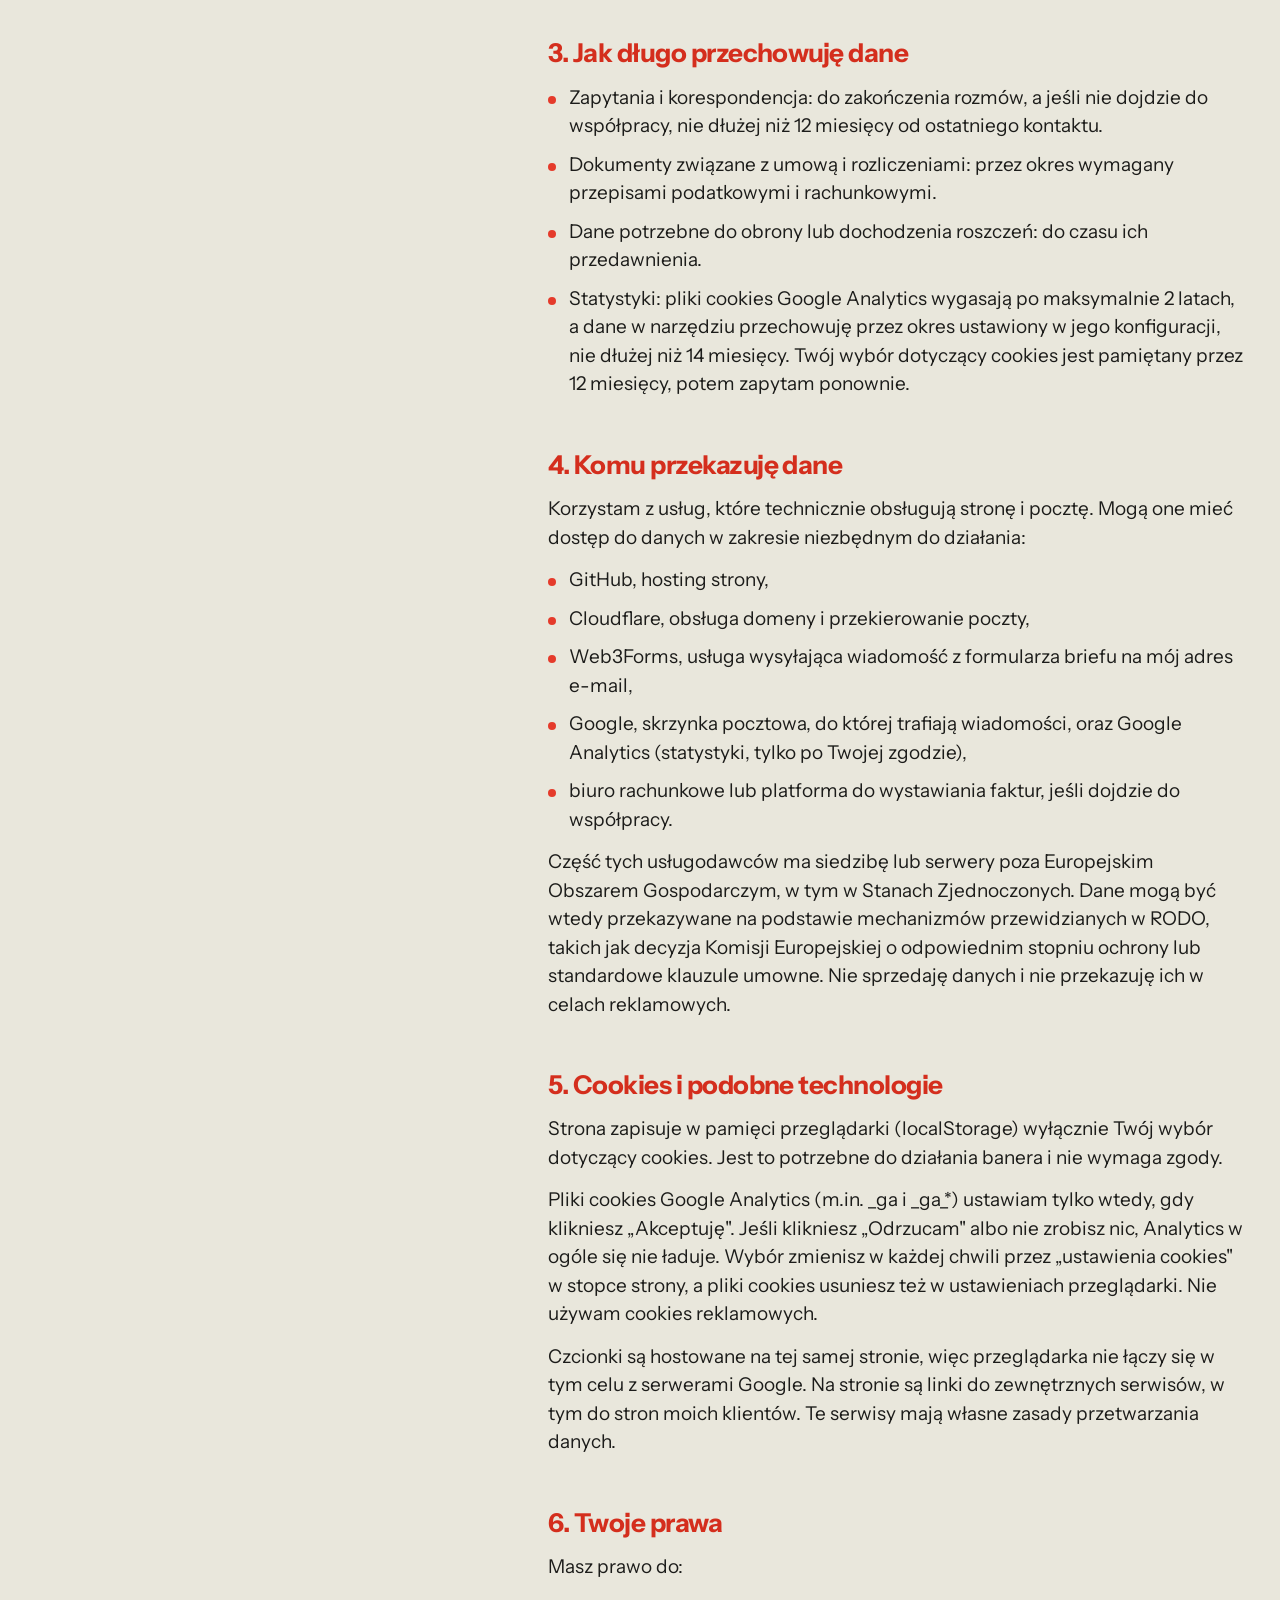
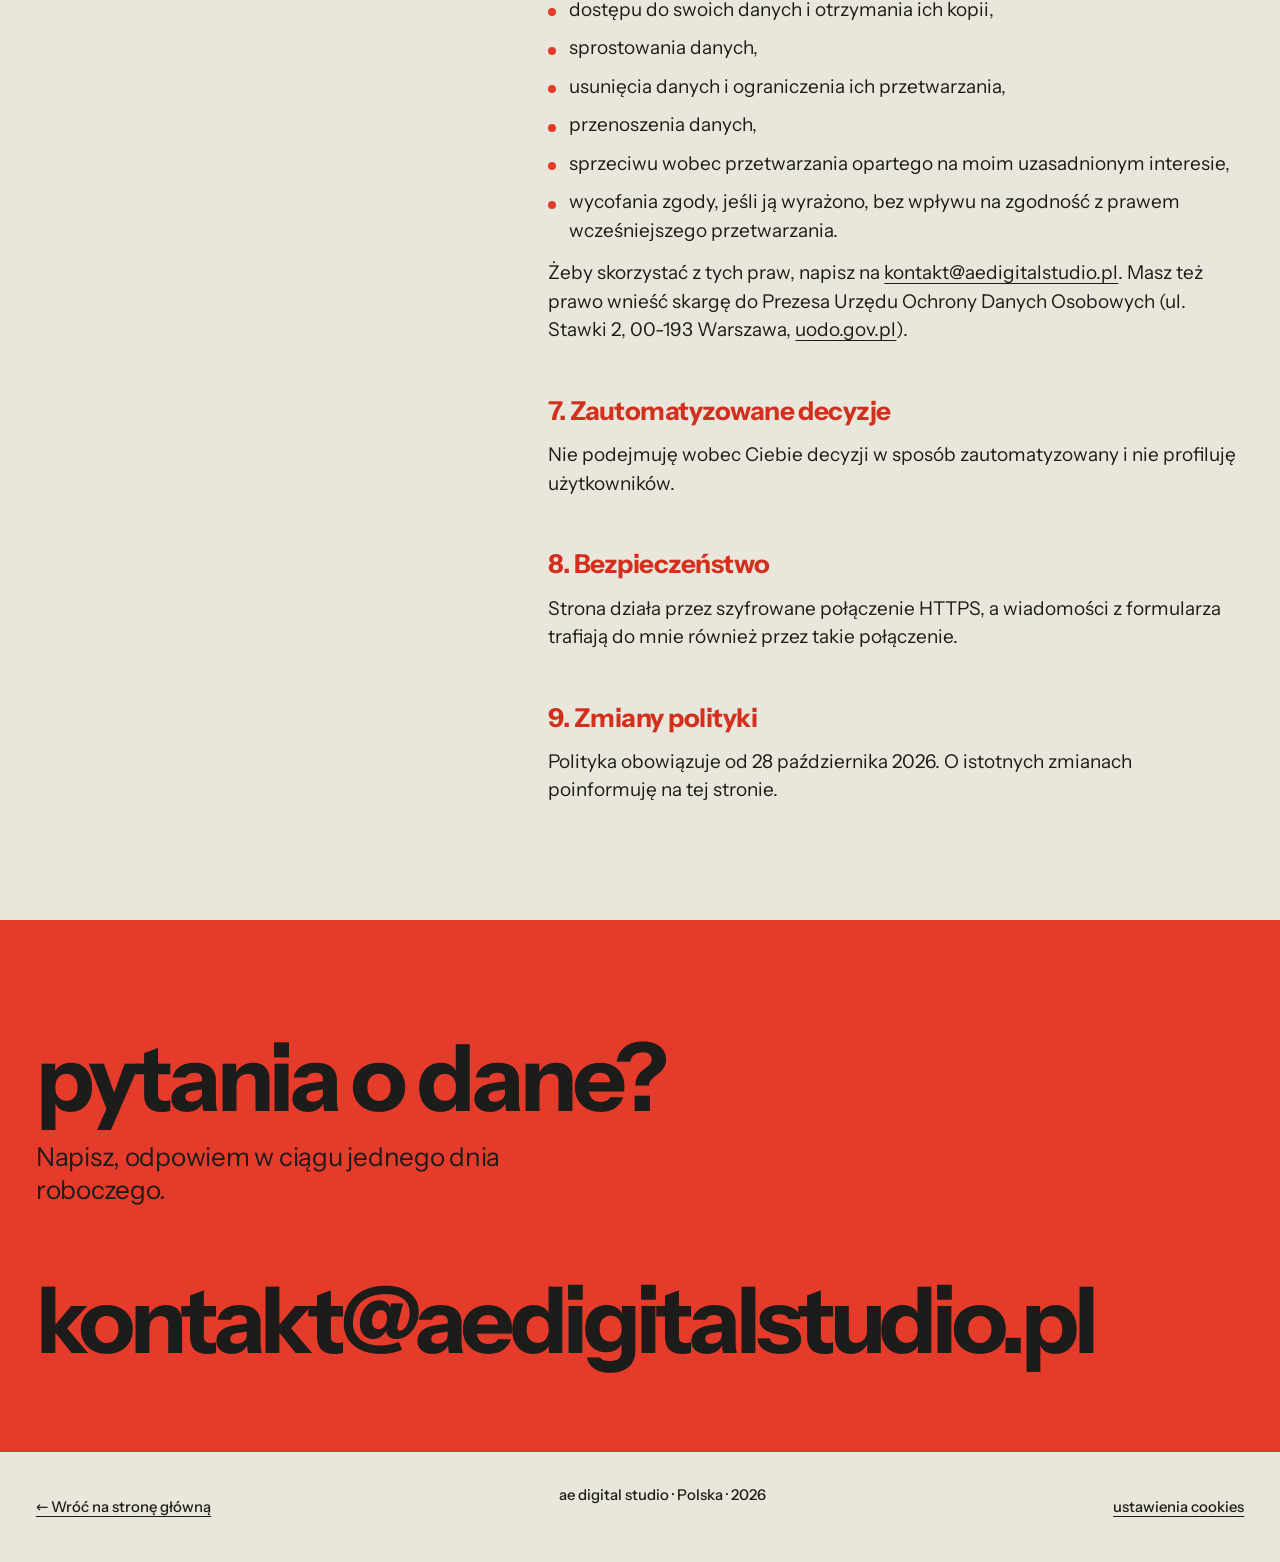
<file: polityka-prywatnosci.html>
<!doctype html>
<html lang="pl">
<head>
<meta charset="utf-8">
<meta name="viewport" content="width=device-width, initial-scale=1">
<title>Polityka prywatności — AE Digital Studio</title>
<meta name="description" content="Jakie dane osobowe zbiera AE Digital Studio, po co, jak długo je przechowuje, komu je przekazuje i jakie prawa przysługują osobom, których dotyczą.">
<link rel="canonical" href="https://aedigitalstudio.pl/polityka-prywatnosci">
<meta name="robots" content="index, follow">
<meta name="theme-color" content="#e9e7dc">
<meta property="og:type" content="website">
<meta property="og:locale" content="pl_PL">
<meta property="og:site_name" content="AE Digital Studio">
<meta property="og:title" content="Polityka prywatności | AE Digital Studio">
<meta property="og:url" content="https://aedigitalstudio.pl/polityka-prywatnosci">
<meta property="og:image" content="https://aedigitalstudio.pl/og-image.jpg">
<meta name="twitter:card" content="summary_large_image">
<link rel="icon" href="favicon.svg" type="image/svg+xml">
<link rel="icon" href="favicon.ico" sizes="32x32">
<link rel="apple-touch-icon" href="apple-touch-icon.png">
<link rel="preload" href="fonts/instrument-sans-latin.woff2" as="font" type="font/woff2" crossorigin>
<link rel="preload" href="fonts/instrument-sans-latin-ext.woff2" as="font" type="font/woff2" crossorigin>
<link rel="stylesheet" href="css/style.css?v=20261103a">
<script>document.documentElement.classList.add('js')</script>
</head>
<body class="legal-page">

<a class="skip" href="#tresc">Przejdź do treści</a>

<header class="legal-top">
  <div class="top">
    <a class="mark" href="/">ae digital studio</a>
    <nav class="links" aria-label="Nawigacja">
      <a href="/">Strona główna</a>
      <a class="plain" href="/#brief">Napisz brief</a>
    </nav>
  </div>
</header>

<main class="legal" id="tresc">
  <div class="legal-side">
    <h1 class="head">polityka prywatności</h1>
    <p class="lead">Wyjaśniam prosto, jakie dane zbieram, po co i jak o nie dbam.</p>
    <dl class="facts">
      <div><dt>Administrator</dt><dd>Antoni Elegańczyk, AE Digital Studio</dd></div>
      <div><dt>Kontakt</dt><dd><a href="mailto:kontakt@aedigitalstudio.pl">kontakt@aedigitalstudio.pl</a></dd></div>
      <div><dt>Obowiązuje od</dt><dd><time datetime="2026-10-28">28 października 2026</time></dd></div>
    </dl>
    <nav class="toc" aria-labelledby="toc-h">
      <h2 id="toc-h">spis treści</h2>
      <a href="#administrator">Administrator danych</a>
      <a href="#dane">Jakie dane i po co</a>
      <a href="#okres">Jak długo przechowuję</a>
      <a href="#odbiorcy">Komu przekazuję</a>
      <a href="#cookies">Cookies</a>
      <a href="#prawa">Twoje prawa</a>
      <a href="#decyzje">Automatyczne decyzje</a>
      <a href="#bezpieczenstwo">Bezpieczeństwo</a>
      <a href="#zmiany">Zmiany polityki</a>
    </nav>
  </div>

  <div class="legal-body">
    <div class="summary r">
      <p><strong>W skrócie.</strong> Zbieram tylko to, co podasz w formularzu briefu lub w wiadomości, i używam tego wyłącznie do odpowiedzi na Twoje zapytanie.</p>
      <p><strong>Statystyki za zgodą.</strong> Google Analytics włączam tylko wtedy, gdy klikniesz „Akceptuję" w banerze cookies. Nie ma żadnych cookies reklamowych.</p>
      <p><strong>Masz wpływ.</strong> Możesz poprosić o wgląd w dane, ich poprawienie albo usunięcie: <a href="mailto:kontakt@aedigitalstudio.pl">kontakt@aedigitalstudio.pl</a>.</p>
    </div>

    <section id="administrator" class="r">
      <h2>1. Administrator danych</h2>
      <p>Administratorem Twoich danych osobowych jest Antoni Elegańczyk, prowadzący działalność nierejestrowaną pod nazwą AE Digital Studio. Kontakt we wszystkich sprawach dotyczących danych: <a href="mailto:kontakt@aedigitalstudio.pl">kontakt@aedigitalstudio.pl</a>.</p>
    </section>

    <section id="dane" class="r">
      <h2>2. Jakie dane zbieram i po co</h2>
      <ul>
        <li><strong>Formularz briefu.</strong> Adres e-mail (wymagany), numer telefonu (podajesz go dobrowolnie) oraz wybrane opcje: rodzaj strony, jej cel, budżet, termin, posiadane materiały i usługi dodatkowe. Używam ich, żeby odpowiedzieć na zapytanie i przygotować wycenę. Podstawa prawna: art. 6 ust. 1 lit. b RODO (działania podejmowane na Twoje żądanie przed zawarciem umowy) oraz lit. f (mój uzasadniony interes w obsłudze zapytań).</li>
        <li><strong>Korespondencja e-mail i telefoniczna.</strong> Dane, które sam przekażesz w wiadomości lub rozmowie. Cel: prowadzenie korespondencji. Podstawa: art. 6 ust. 1 lit. f RODO.</li>
        <li><strong>Współpraca.</strong> Jeśli dojdzie do zlecenia, dane potrzebne do umowy, faktury i rozliczeń. Podstawa: art. 6 ust. 1 lit. b RODO oraz lit. c (obowiązki podatkowe i księgowe).</li>
        <li><strong>Statystyki odwiedzin (tylko za zgodą).</strong> Jeśli klikniesz „Akceptuję" w banerze cookies, używam Google Analytics. Zapisuje on pliki cookies i zbiera dane o korzystaniu ze strony, m.in. odwiedzone podstrony, przybliżoną lokalizację, typ urządzenia i przeglądarki oraz identyfikator zapisany w cookie. Cel: sprawdzanie, jak działa strona i skąd przychodzą odwiedzający. Podstawa: Twoja zgoda (art. 6 ust. 1 lit. a RODO oraz art. 173 Prawa telekomunikacyjnego). Zgodę możesz w każdej chwili wycofać przez „ustawienia cookies" w stopce strony.</li>
        <li><strong>Dane techniczne.</strong> Przy odwiedzaniu strony dostawca hostingu może zapisywać w logach serwera m.in. adres IP, czas wizyty i typ przeglądarki, w celu zapewnienia działania i bezpieczeństwa strony. Podstawa: art. 6 ust. 1 lit. f RODO.</li>
      </ul>
      <p>Podanie adresu e-mail w formularzu jest potrzebne, żebym mógł odpowiedzieć. Bez niego nie mogę obsłużyć zapytania. Pozostałe dane podajesz dobrowolnie.</p>
    </section>

    <section id="okres" class="r">
      <h2>3. Jak długo przechowuję dane</h2>
      <ul>
        <li>Zapytania i korespondencja: do zakończenia rozmów, a jeśli nie dojdzie do współpracy, nie dłużej niż 12 miesięcy od ostatniego kontaktu.</li>
        <li>Dokumenty związane z umową i rozliczeniami: przez okres wymagany przepisami podatkowymi i rachunkowymi.</li>
        <li>Dane potrzebne do obrony lub dochodzenia roszczeń: do czasu ich przedawnienia.</li>
        <li>Statystyki: pliki cookies Google Analytics wygasają po maksymalnie 2 latach, a dane w narzędziu przechowuję przez okres ustawiony w jego konfiguracji, nie dłużej niż 14 miesięcy. Twój wybór dotyczący cookies jest pamiętany przez 12 miesięcy, potem zapytam ponownie.</li>
      </ul>
    </section>

    <section id="odbiorcy" class="r">
      <h2>4. Komu przekazuję dane</h2>
      <p>Korzystam z usług, które technicznie obsługują stronę i pocztę. Mogą one mieć dostęp do danych w zakresie niezbędnym do działania:</p>
      <ul>
        <li>GitHub, hosting strony,</li>
        <li>Cloudflare, obsługa domeny i przekierowanie poczty,</li>
        <li>Web3Forms, usługa wysyłająca wiadomość z formularza briefu na mój adres e-mail,</li>
        <li>Google, skrzynka pocztowa, do której trafiają wiadomości, oraz Google Analytics (statystyki, tylko po Twojej zgodzie),</li>
        <li>biuro rachunkowe lub platforma do wystawiania faktur, jeśli dojdzie do współpracy.</li>
      </ul>
      <p>Część tych usługodawców ma siedzibę lub serwery poza Europejskim Obszarem Gospodarczym, w tym w Stanach Zjednoczonych. Dane mogą być wtedy przekazywane na podstawie mechanizmów przewidzianych w RODO, takich jak decyzja Komisji Europejskiej o odpowiednim stopniu ochrony lub standardowe klauzule umowne. Nie sprzedaję danych i nie przekazuję ich w celach reklamowych.</p>
    </section>

    <section id="cookies" class="r">
      <h2>5. Cookies i podobne technologie</h2>
      <p>Strona zapisuje w pamięci przeglądarki (localStorage) wyłącznie Twój wybór dotyczący cookies. Jest to potrzebne do działania banera i nie wymaga zgody.</p>
      <p>Pliki cookies Google Analytics (m.in. _ga i _ga_*) ustawiam tylko wtedy, gdy klikniesz „Akceptuję". Jeśli klikniesz „Odrzucam" albo nie zrobisz nic, Analytics w ogóle się nie ładuje. Wybór zmienisz w każdej chwili przez „ustawienia cookies" w stopce strony, a pliki cookies usuniesz też w ustawieniach przeglądarki. Nie używam cookies reklamowych.</p>
      <p>Czcionki są hostowane na tej samej stronie, więc przeglądarka nie łączy się w tym celu z serwerami Google. Na stronie są linki do zewnętrznych serwisów, w tym do stron moich klientów. Te serwisy mają własne zasady przetwarzania danych.</p>
    </section>

    <section id="prawa" class="r">
      <h2>6. Twoje prawa</h2>
      <p>Masz prawo do:</p>
      <ul>
        <li>dostępu do swoich danych i otrzymania ich kopii,</li>
        <li>sprostowania danych,</li>
        <li>usunięcia danych i ograniczenia ich przetwarzania,</li>
        <li>przenoszenia danych,</li>
        <li>sprzeciwu wobec przetwarzania opartego na moim uzasadnionym interesie,</li>
        <li>wycofania zgody, jeśli ją wyrażono, bez wpływu na zgodność z prawem wcześniejszego przetwarzania.</li>
      </ul>
      <p>Żeby skorzystać z tych praw, napisz na <a href="mailto:kontakt@aedigitalstudio.pl">kontakt@aedigitalstudio.pl</a>. Masz też prawo wnieść skargę do Prezesa Urzędu Ochrony Danych Osobowych (ul. Stawki 2, 00-193 Warszawa, <a href="https://uodo.gov.pl" rel="noopener">uodo.gov.pl</a>).</p>
    </section>

    <section id="decyzje" class="r">
      <h2>7. Zautomatyzowane decyzje</h2>
      <p>Nie podejmuję wobec Ciebie decyzji w sposób zautomatyzowany i nie profiluję użytkowników.</p>
    </section>

    <section id="bezpieczenstwo" class="r">
      <h2>8. Bezpieczeństwo</h2>
      <p>Strona działa przez szyfrowane połączenie HTTPS, a wiadomości z formularza trafiają do mnie również przez takie połączenie.</p>
    </section>

    <section id="zmiany" class="r">
      <h2>9. Zmiany polityki</h2>
      <p>Polityka obowiązuje od 28 października 2026. O istotnych zmianach poinformuję na tej stronie.</p>
    </section>
  </div>
</main>

<section class="legal-cta" aria-labelledby="cta-h">
  <h2 id="cta-h" class="head r">pytania o dane?</h2>
  <p class="lead r" style="--d:1">Napisz, odpowiem w ciągu jednego dnia roboczego.</p>
  <a class="big" href="mailto:kontakt@aedigitalstudio.pl">kontakt<wbr>@aedigitalstudio.pl</a>
</section>

<footer class="legal-foot">
  <a href="/">← Wróć na stronę główną</a>
  <p>ae digital studio · Polska · 2026</p>
  <span data-cookie-settings><button type="button" class="linklike">ustawienia cookies</button></span>
</footer>

<script src="js/nav.js?v=20261103a"></script>
<script src="js/main.js?v=20261103a"></script>
<script src="js/legal.js?v=20261103a"></script>
<script src="js/consent.js?v=20261103a"></script>
</body>
</html>
</file>
<file: css/style.css>
@font-face {
  font-family: "Instrument Sans";
  font-style: normal;
  font-weight: 400 700;
  font-display: swap;
  src: url("../fonts/instrument-sans-latin-ext.woff2") format("woff2");
  unicode-range: U+0100-02BA, U+02BD-02C5, U+02C7-02CC, U+02CE-02D7, U+02DD-02FF, U+0304, U+0308, U+0329, U+1D00-1DBF, U+1E00-1E9F, U+1EF2-1EFF, U+2020, U+20A0-20AB, U+20AD-20C4, U+2113, U+2C60-2C7F, U+A720-A7FF;
}
@font-face {
  font-family: "Instrument Sans";
  font-style: normal;
  font-weight: 400 700;
  font-display: swap;
  src: url("../fonts/instrument-sans-latin.woff2") format("woff2");
  unicode-range: U+0000-00FF, U+0131, U+0152-0153, U+02BB-02BC, U+02C6, U+02DA, U+02DC, U+0304, U+0308, U+0329, U+2000-206F, U+20AC, U+2122, U+2191, U+2193, U+2212, U+2215, U+FEFF, U+FFFD;
}

:root {
  --bone: #e9e7dc;
  --bone-2: #e2dfd3;
  --bone-3: #dbd8cb;
  --desk: #1f1f1d;
  --ink: #1c1c1a;
  --red: #e53b2b;
  --red-ink: #d42e1d;
  --red-deep: #b22918;

  --m: clamp(16px, 2.8vw, 40px);
  --gap: clamp(12px, 1.7vw, 24px);

  --face: "Instrument Sans", system-ui, sans-serif;

  --step-small: clamp(0.875rem, 0.85rem + 0.1vw, 0.9375rem);
  --step-body: clamp(1.0625rem, 1rem + 0.25vw, 1.1875rem);
  --step-lead: clamp(1.25rem, 1.1rem + 0.7vw, 1.625rem);
  --step-head: clamp(2.75rem, 1rem + 6vw, 6rem);
}

*, *::before, *::after { box-sizing: border-box; }
html { scroll-behavior: smooth; -webkit-text-size-adjust: 100%; }
body {
  margin: 0; background: var(--bone); color: var(--ink);
  font: 400 var(--step-body)/1.5 var(--face);
  -webkit-font-smoothing: antialiased;
}
img { display: block; max-width: 100%; height: auto; }
a { color: inherit; }
h1, h2, h3, p, ul, figure { margin: 0; padding: 0; }
ul { list-style: none; }
::selection { background: var(--red); color: var(--ink); }
:focus-visible { outline: 3px solid var(--ink); outline-offset: 3px; }
.sr { position: absolute; width: 1px; height: 1px; overflow: hidden; clip-path: inset(50%); white-space: nowrap; }

.head {
  text-wrap: balance;
  font: 700 var(--step-head)/0.92 var(--face);
  letter-spacing: -0.045em;
  color: var(--red-ink);
}
.lead { font-size: var(--step-lead); line-height: 1.3; letter-spacing: -0.01em; }

.btn {
  display: inline-flex; align-items: center; justify-content: center;
  min-height: 52px; padding: 0 30px;
  background: var(--red-deep); color: #fff;
  font: 500 var(--step-body)/1 var(--face);
  text-decoration: none; border-radius: 999px;
  transition: transform .18s cubic-bezier(.2,.8,.2,1), background-color .18s;
}
.btn:hover { transform: translateY(-2px); background: var(--ink); }
.btn:active { transform: translateY(0) scale(.98); }
.btn.dark { background: var(--ink); color: var(--bone); }
.btn.dark:hover { background: var(--red-deep); color: #fff; }
.plain { text-decoration: underline; text-underline-offset: 4px; text-decoration-thickness: 2px; }

.js .r { opacity: 0; transform: translateY(24px); transition: opacity .7s cubic-bezier(.2,.8,.2,1), transform .7s cubic-bezier(.2,.8,.2,1); transition-delay: calc(var(--d, 0) * 80ms); }
.js .r.in { opacity: 1; transform: none; }

/* the red dot: a status light and a full stop */
.status { display: flex; align-items: center; gap: 12px; font-size: var(--step-small); font-weight: 500; }
.status i { width: 12px; height: 12px; border-radius: 50%; background: var(--red); animation: pulse 2.6s ease-in-out infinite; }
@keyframes pulse { 50% { transform: scale(1.55); opacity: .5; } }
.stop { display: inline-block; width: .16em; height: .16em; margin-left: .05em; border-radius: 50%; background: var(--red); }

/* ---------- hero ---------- */
.hero { min-height: 100svh; padding: 24px var(--m) 32px; display: flex; flex-direction: column; background: var(--bone); }
.top { display: flex; justify-content: space-between; align-items: center; gap: 24px; font-size: var(--step-small); font-weight: 500; }
.mark { font: 700 var(--step-lead)/1 var(--face); letter-spacing: -0.04em; text-decoration: none; display: inline-block; padding: 12px 0; margin: -12px 0; }
.links { display: flex; gap: clamp(14px, 2vw, 32px); }
.links a { text-decoration: none; padding: 6px 0; }
.links a:hover { text-decoration: underline; text-underline-offset: 4px; }
.links a.plain { text-decoration: underline; }

.hero-grid {
  flex: 1; margin-top: 9svh;
  display: grid; grid-template-columns: repeat(12, 1fr); grid-template-rows: auto 1fr; gap: var(--gap);
}
.statement {
  grid-column: 1 / 9; grid-row: 1; align-self: start;
  font: 700 var(--step-head)/0.95 var(--face); letter-spacing: -0.05em; color: var(--red-ink);
}
.line { display: block; overflow: hidden; padding: .12em 0 .16em; margin: -.12em 0 -.16em; }
.line > span { display: block; }
.js .line > span { transform: translateY(110%); animation: rise .9s cubic-bezier(.16,1,.3,1) forwards; }
.js .line:last-child > span { animation-delay: .11s; }
@keyframes rise { to { transform: none; } }

.ask { grid-column: 1 / 6; grid-row: 2; align-self: end; display: flex; flex-direction: column; gap: 24px; align-items: flex-start; }
.ask .lead { max-width: 30ch; font-size: var(--step-body); line-height: 1.45; letter-spacing: 0; }

.collage { grid-column: 9 / 12; grid-row: 1 / 3; position: relative; aspect-ratio: 1 / 1.5; align-self: center; }
.collage img { position: absolute; outline: 6px solid var(--bone); filter: grayscale(1) contrast(1.05); }
.p1 { left: 0; top: 0; width: 50%; }
.p2 { right: 0; top: 20%; width: 50%; }
.p3 { left: 16%; bottom: 0; width: 42%; }

.vertical {
  margin-right: .15em;
  grid-column: 12 / 13; grid-row: 1 / 3; justify-self: end; align-self: end;
  writing-mode: vertical-rl; transform: rotate(180deg);
  font: 700 10.4vw/0.8 var(--face); letter-spacing: -0.06em; color: var(--red-ink);
}

/* ---------- about ---------- */
.about {
  position: relative; background: var(--bone-2);
  padding: clamp(96px, 12vw, 180px) var(--m);
  display: grid; grid-template-columns: repeat(12, 1fr); gap: clamp(40px, 5vw, 72px) var(--gap); align-items: start;
}
.about .head { grid-column: 1 / 11; }
.about-text { grid-column: 1 / 6; display: grid; gap: 20px; justify-items: start; }
.about-text p { max-width: 46ch; }
.benefits { grid-column: 6 / 13; display: grid; gap: 8px; }
.benefits li { background: var(--bone); padding: 26px 28px 30px 58px; position: relative; }
.benefits li::before { content: ""; position: absolute; left: 28px; top: 34px; width: 14px; height: 14px; border-radius: 50%; background: var(--red); }
.benefits h3 { font: 500 var(--step-lead)/1.2 var(--face); letter-spacing: -0.02em; margin-bottom: 8px; }
.benefits p { max-width: 52ch; }

/* ---------- offer ---------- */
.offer {
  background: var(--bone); padding: clamp(96px, 12vw, 180px) var(--m);
  display: grid; grid-template-columns: repeat(12, 1fr); gap: var(--gap); align-items: start;
}
.offer .head { grid-column: 1 / 5; }
.services { grid-column: 5 / 13; font: 700 clamp(2.125rem, 5vw, 4.5rem)/1.02 var(--face); letter-spacing: -0.045em; color: var(--red-ink); }

/* ---------- free mockup ---------- */
.free {
  background: var(--bone-2); padding: clamp(96px, 12vw, 180px) var(--m);
  display: grid; grid-template-columns: repeat(12, 1fr); gap: clamp(40px, 5vw, 72px) var(--gap); align-items: start;
}
.free-head { grid-column: 1 / 7; display: grid; gap: 24px; justify-items: start; }
.free-head .lead { max-width: 24ch; }
.free-card { grid-column: 7 / 13; background: var(--bone); padding: clamp(28px, 3vw, 44px); display: flex; flex-direction: column; align-items: flex-start; gap: 20px; }
.free-card h3 { position: relative; padding-left: 30px; font: 500 var(--step-lead)/1.2 var(--face); letter-spacing: -0.02em; }
.free-card h3::before { content: ""; position: absolute; left: 0; top: .32em; width: 14px; height: 14px; border-radius: 50%; background: var(--red); }
.free-card p { max-width: 52ch; }
.free-card ul { display: grid; gap: 10px; }
.free-card li { position: relative; padding-left: 22px; max-width: 52ch; }
.free-card li::before { content: ""; position: absolute; left: 0; top: .6em; width: 8px; height: 8px; border-radius: 50%; background: var(--red-ink); }
.free-card .btn { margin-top: auto; }

/* ---------- work ---------- */
.work { background: var(--desk); color: var(--bone); padding-top: clamp(96px, 12vw, 180px); }
.work-head { padding: 0 var(--m) clamp(56px, 7vw, 104px); display: grid; grid-template-columns: repeat(12, 1fr); gap: var(--gap); align-items: end; }
.work-head .head { grid-column: 1 / 8; color: var(--bone); }
.work-head .lead { grid-column: 8 / 13; max-width: 36ch; }

.stack { padding-bottom: clamp(40px, 5vw, 80px); }
.folder { position: relative; color: var(--ink); background: var(--band); margin-top: clamp(56px, 5vw, 68px); }
.f1 { --band: #e9e7dc; --bar: #d8d5c8; }
.f2 { --band: #e2dfd3; --bar: #d1cec1; }
.f3 { --band: #dbd8cb; --bar: #cac7b9; }
.folder > * { position: relative; }
.tab {
  position: absolute; top: -28px; left: var(--m);
  height: 44px; padding: 0 34px; display: flex; align-items: center;
  background: var(--red); color: var(--bone);
  font: 700 var(--step-lead)/1 var(--face); letter-spacing: -0.03em; white-space: nowrap;
  clip-path: polygon(0 100%, 16px 0, calc(100% - 16px) 0, 100% 100%);
}

.body {
  position: relative;
  padding: clamp(48px, 5vw, 72px) var(--m) clamp(56px, 6vw, 88px);
  display: grid; grid-template-columns: repeat(12, 1fr); gap: var(--gap); align-items: start;
}
.shot { grid-column: 1 / 8; position: relative; }
.bar { height: 44px; display: flex; align-items: center; padding: 0 16px; background: var(--bar); font-size: var(--step-small); font-weight: 500; }
.bar a { text-decoration: none; display: flex; align-items: center; width: 100%; min-height: 44px; }
.bar a:hover { text-decoration: underline; text-underline-offset: 4px; }
.win { aspect-ratio: 16 / 10; overflow: hidden; background: #fff; }
.fit { width: 100%; height: auto; }
.win img, .phone { filter: grayscale(1) contrast(1.05); transition: filter .5s; }
.folder:hover .win img, .folder:hover .phone, .folder:focus-within .win img, .folder:focus-within .phone { filter: none; }
.phone { position: absolute; right: -56px; bottom: -28px; width: clamp(108px, 11.5vw, 166px); outline: 8px solid var(--band); }

.copy { grid-column: 9 / 13; display: flex; flex-direction: column; gap: 22px; }
.name { display: flex; justify-content: space-between; align-items: flex-start; gap: 16px; }
.name h3 { font: 700 clamp(2rem, 3vw, 2.75rem)/0.95 var(--face); letter-spacing: -0.045em; color: var(--red-ink); }
.num { font: 700 clamp(2.125rem, 5vw, 4.5rem)/0.8 var(--face); letter-spacing: -0.05em; color: var(--red-ink); }
.copy p { max-width: 46ch; }
.does { display: grid; gap: 4px; font-weight: 500; }
.does li::before { content: "– "; }
.copy .btn { align-self: flex-start; }

/* ---------- process ---------- */
.process { position: relative; background: var(--bone); padding: clamp(96px, 12vw, 180px) var(--m); }
.process .head { max-width: 9em; }
.steps { margin-top: clamp(56px, 7vw, 104px); display: grid; grid-template-columns: repeat(12, 1fr); gap: var(--gap); align-items: start; }
.step { display: grid; gap: 18px; }
.step h3 { font: 700 clamp(2.5rem, 4vw, 3.75rem)/0.95 var(--face); letter-spacing: -0.045em; color: var(--red-ink); }
.step p { max-width: 34ch; }
.step strong { font-weight: 700; }
.process-cta { margin-top: clamp(48px, 6vw, 88px); }
.s1 { grid-column: 1 / 5; }
.s2 { grid-column: 5 / 9; margin-top: clamp(48px, 6vw, 96px); }
.s3 { grid-column: 9 / 13; margin-top: clamp(96px, 12vw, 192px); }

/* ---------- about me ---------- */
.me {
  background: var(--desk); color: var(--bone); padding: clamp(96px, 12vw, 180px) var(--m);
  display: grid; grid-template-columns: repeat(12, 1fr); gap: clamp(40px, 5vw, 72px) var(--gap); align-items: start;
}
.me-side { grid-column: 1 / 7; display: grid; gap: clamp(36px, 4vw, 56px); }
.me .head { color: var(--bone); }
.me-facts { margin: 0; display: grid; gap: 22px; max-width: 460px; }
.me-facts div { display: grid; gap: 2px; }
.me-facts dt { font: 700 var(--step-lead)/1.2 var(--face); letter-spacing: -0.02em; }
.me-facts dd { margin: 0; }
.me-body { grid-column: 7 / 13; display: grid; gap: 22px; justify-items: start; }
.me-body p { max-width: 52ch; }
.me-body h3 { margin-top: 18px; font: 700 var(--step-lead)/1.2 var(--face); letter-spacing: -0.02em; }
.me-tools { width: 100%; display: grid; grid-template-columns: 1fr 1fr; gap: 8px; }
.me-tools li { position: relative; background: #2b2b28; padding: 16px 18px 18px 40px; }
.me-tools li::before { content: ""; position: absolute; left: 18px; top: 25px; width: 10px; height: 10px; border-radius: 50%; background: var(--red); }
.me-body .btn { margin-top: 12px; }

/* ---------- faq ---------- */
.faq {
  background: var(--bone-2); padding: clamp(96px, 12vw, 180px) var(--m);
  display: grid; grid-template-columns: repeat(12, 1fr); gap: clamp(40px, 5vw, 72px) var(--gap); align-items: start;
}
.faq-side { grid-column: 1 / 6; display: grid; gap: 28px; justify-items: start; }
.faq-side .lead { max-width: 24ch; }
.qas { grid-column: 6 / 13; display: grid; gap: 8px; }
.qa { background: var(--bone); transition: background-color .25s; }
.qa[open] { background: #f3f1e8; }
.qa summary {
  display: flex; align-items: center; gap: 20px; padding: 22px 24px; cursor: pointer; list-style: none;
  font: 500 var(--step-lead)/1.2 var(--face); letter-spacing: -0.02em;
}
.qa summary::-webkit-details-marker { display: none; }
.qa summary::before {
  content: ""; flex: none; width: 14px; height: 14px; border-radius: 50%; background: var(--red);
  transition: transform .35s cubic-bezier(.2,.8,.2,1);
}
.qa summary:hover::before { transform: scale(1.35); }
.qa[open] summary::before { transform: scale(1.9); }
.answer { padding: 0 24px 28px 58px; }
.answer p { max-width: 58ch; }
.qa[open] .answer { animation: reveal .4s cubic-bezier(.2,.8,.2,1); }
@keyframes reveal { from { opacity: 0; transform: translateY(-8px); } }

/* ---------- brief (the live part) ---------- */
.brief { background: var(--red); color: var(--ink); padding: clamp(96px, 12vw, 180px) 0 clamp(80px, 9vw, 140px); }
.brief .head { padding: 0 var(--m); margin-bottom: clamp(40px, 5vw, 72px); color: var(--ink); max-width: 12em; }
.sentence { display: block; }
.row {
  display: flex; flex-wrap: wrap; align-items: center; gap: .28em;
  padding: .3em var(--m); margin: 0;
  font: 700 clamp(2.125rem, 5vw, 4.5rem)/1 var(--face); letter-spacing: -0.045em;
}
.row:nth-child(even) { background: #d63424; }
.chip { position: relative; display: inline-block; }
.chip::after { content: "▾"; position: absolute; right: .3em; top: 50%; transform: translateY(-50%); color: var(--bone); font-size: .6em; pointer-events: none; }
.chip select {
  min-height: 44px;
  font: inherit; letter-spacing: inherit; appearance: none; -webkit-appearance: none; field-sizing: content;
  background: var(--ink); color: var(--bone); border: 0; border-radius: 0; margin: 0;
  padding: .04em 1.25em .08em .3em; cursor: pointer;
}
.chip select:hover { background: #33332f; }
.chip select option { font: 500 var(--step-body) var(--face); letter-spacing: 0; color: var(--ink); background: #fff; }
/* the multi-choice row: the same chips as the lists, inverted when chosen */
.picks { display: flex; flex-wrap: wrap; gap: 10px; font: 700 var(--step-lead)/1 var(--face); letter-spacing: -0.03em; }
.pick { position: relative; display: inline-block; cursor: pointer; }
.pick input { position: absolute; opacity: 0; inset: 0; width: 100%; height: 100%; margin: 0; cursor: pointer; }
.pick span { display: block; padding: .32em .6em .38em; background: var(--ink); color: var(--bone); transition: background-color .18s, color .18s; }
.pick:hover span { background: #33332f; }
.pick input:checked + span { background: var(--bone); color: var(--ink); }
.pick input:checked + span::before { content: ""; display: inline-block; width: .4em; height: .4em; margin-right: .4em; border-radius: 50%; background: var(--red); vertical-align: .05em; }
.pick input:focus-visible + span { outline: 3px solid var(--ink); outline-offset: 3px; }
.send-row { gap: 20px; font: 500 var(--step-body)/1 var(--face); letter-spacing: 0; padding-top: clamp(28px, 3vw, 44px); padding-bottom: clamp(28px, 3vw, 44px); }
.mail input { font: 400 var(--step-body)/1 var(--face); color: var(--ink); background: var(--bone); border: 0; border-radius: 0; height: 56px; width: min(360px, 78vw); padding: 0 20px; }
.mail input::placeholder { color: #5c5a52; opacity: 1; }
.brief .btn { background: var(--ink); color: var(--bone); }
.brief .btn:hover { background: var(--bone); color: var(--ink); }
button.btn { border: 0; cursor: pointer; }
.brief .btn:disabled { opacity: .65; cursor: default; transform: none; }
.consent { margin: 0; padding: 0 var(--m); max-width: 64ch; font-size: var(--step-small); font-weight: 500; }
.form-note { margin: 20px var(--m) 0; padding: 16px 20px; max-width: 60ch; background: var(--ink); color: var(--bone); font-weight: 500; }
.form-note[hidden] { display: none; }
.form-note a { color: inherit; text-decoration: underline; text-underline-offset: 4px; }
.match { padding: 28px var(--m) 0; max-width: 56ch; }
.match a { font-weight: 700; text-decoration: underline; text-underline-offset: 5px; text-decoration-thickness: 2px; }

/* ---------- footer ---------- */
.foot { background: var(--bone); min-height: 90svh; padding: 40px var(--m) 32px; display: flex; flex-direction: column; }
.foot-top { display: grid; grid-template-columns: repeat(12, 1fr); gap: var(--gap); font-size: var(--step-small); font-weight: 500; }
.foot-top p:nth-child(1) { grid-column: 1 / 5; }
.foot-top p:nth-child(2) { grid-column: 5 / 10; max-width: 40ch; }
.up { grid-column: 12 / 13; justify-self: end; white-space: nowrap; }
.thanks { margin-top: clamp(64px, 9vw, 130px); display: flex; align-items: center; gap: clamp(20px, 3vw, 48px); }
.big {
  display: block; margin-top: auto; padding-top: 64px;
  font: 700 7.2vw/0.9 var(--face); letter-spacing: -0.055em; text-decoration: none; color: var(--red-ink);
}
.big:hover { text-decoration: underline; text-decoration-thickness: .05em; text-underline-offset: .08em; }
.foot-meta { margin-top: 48px; display: grid; grid-template-columns: auto 1fr auto; align-items: center; gap: var(--gap); font-size: var(--step-small); font-weight: 500; }
.foot-meta p:nth-child(2) { text-align: center; }
.foot-meta p:nth-child(3) { text-align: right; }

/* ---------- links that stand alone get a 44px target ---------- */
.foot-meta a, .foot-meta .linklike, .up, .legal-foot a, .legal-foot .linklike { display: inline-block; padding: 12px 0; }
.foot-meta p { margin: 0; }
.foot-brand strong { font-weight: 700; }
.foot-links { display: flex; flex-wrap: wrap; align-items: center; gap: 0 22px; }
.legal-foot p { margin: 0; }

/* ---------- menu (phones) ---------- */
.menu-btn { display: none; }
.menu {
  position: fixed; inset: 0; z-index: 60;
  display: flex; flex-direction: column; justify-content: space-between; gap: 24px;
  padding: 24px var(--m) calc(32px + env(safe-area-inset-bottom)); background: var(--bone); color: var(--ink);
  overflow-y: auto; overscroll-behavior: contain;
  opacity: 0; transition: opacity .2s ease;
}
.menu[hidden] { display: none; }
.menu.open { opacity: 1; }
.menu-top { display: flex; justify-content: space-between; align-items: center; }
.menu-btn, .menu-close {
  min-height: 44px; padding: 0 22px; border: 0; border-radius: 999px; cursor: pointer;
  background: var(--ink); color: var(--bone); font: 500 var(--step-small)/1 var(--face);
}
.menu-links { display: grid; gap: 4px; justify-items: start; }
.menu-links a:not(.btn) { color: var(--red-ink); padding: 6px 0; font: 700 var(--step-head)/1 var(--face); letter-spacing: -0.045em; text-decoration: none; }
.menu-links a:not(.btn):hover { text-decoration: underline; text-decoration-thickness: .06em; text-underline-offset: .1em; }
.menu-links > *, .menu-mail { opacity: 0; transform: translateY(14px); transition: opacity .35s ease, transform .45s cubic-bezier(.2,.8,.2,1); }
.menu.open .menu-links > *, .menu.open .menu-mail { opacity: 1; transform: none; }
.menu.open .menu-links > :nth-child(1) { transition-delay: .06s; }
.menu.open .menu-links > :nth-child(2) { transition-delay: .10s; }
.menu.open .menu-links > :nth-child(3) { transition-delay: .14s; }
.menu.open .menu-links > :nth-child(4) { transition-delay: .18s; }
.menu.open .menu-links > :nth-child(5) { transition-delay: .22s; }
.menu.open .menu-links > :nth-child(6) { transition-delay: .26s; }
.menu.open .menu-mail { transition-delay: .30s; }
.menu-cta { margin-top: 20px; }
.menu-mail { font-size: var(--step-body); font-weight: 500; padding: 12px 0; text-decoration: underline; text-underline-offset: 4px; }
.menu:focus, [tabindex="-1"]:focus { outline: none; }
.menu-open { overflow: hidden; }

/* ---------- 404 ---------- */
.notfound { background: var(--bone); min-height: 66svh; padding: clamp(72px, 9vw, 140px) var(--m); display: grid; grid-template-columns: repeat(12, 1fr); column-gap: var(--gap); row-gap: 28px; align-content: center; align-items: start; }
.notfound .head { grid-column: 1 / 7; }
.notfound .lead { grid-column: 1 / 7; max-width: 24ch; }
.notfound .btn { grid-column: 1 / 7; justify-self: start; }
.notfound-links { grid-column: 7 / 13; grid-row: 1 / span 3; display: grid; gap: 2px; justify-items: start; align-content: start; }
.notfound-links a { padding: 4px 0; font: 700 clamp(2.125rem, 5vw, 4.5rem)/1.02 var(--face); letter-spacing: -0.045em; color: var(--red-ink); text-decoration: none; }
.notfound-links a:hover { text-decoration: underline; text-decoration-thickness: .06em; text-underline-offset: .1em; }

/* ---------- legal ---------- */
.skip { position: absolute; left: var(--m); top: -80px; z-index: 100; padding: 12px 18px; background: var(--ink); color: var(--bone); font-weight: 500; text-decoration: none; transition: top .2s; }
.skip:focus { top: 12px; }
.legal-top { padding: 24px var(--m) 0; background: var(--bone); }
.legal {
  background: var(--bone); padding: clamp(72px, 9vw, 140px) var(--m) clamp(80px, 9vw, 140px);
  display: grid; grid-template-columns: repeat(12, 1fr); gap: clamp(40px, 5vw, 72px) var(--gap); align-items: stretch;
}
.legal-side { grid-column: 1 / 6; }
.legal-side .head { font-size: clamp(2.5rem, 1rem + 4.6vw, 4.5rem); }
.legal-side .lead { margin-top: 24px; max-width: 24ch; }
.facts { margin: 36px 0 0; display: grid; gap: 16px; }
.facts div { display: grid; gap: 2px; }
.facts dt { font-weight: 700; }
.facts dd { margin: 0; }
.facts a, .legal-body a { text-decoration: underline; text-underline-offset: 4px; }
.toc { position: sticky; top: 28px; margin-top: 56px; display: grid; gap: 2px; justify-items: start; }
.toc h2 { font: 500 var(--step-lead)/1.2 var(--face); letter-spacing: -0.02em; margin-bottom: 10px; }
.toc a { position: relative; padding: 6px 0 6px 24px; text-decoration: none; font-weight: 500; }
.toc a::before { content: ""; position: absolute; left: 0; top: 50%; width: 10px; height: 10px; margin-top: -5px; border-radius: 50%; background: var(--red); opacity: 0; transform: scale(.5); transition: transform .25s cubic-bezier(.2,.8,.2,1), opacity .25s; }
.toc a:hover, .toc a[aria-current] { text-decoration: underline; text-underline-offset: 4px; }
.toc a:hover::before, .toc a[aria-current]::before { opacity: 1; transform: scale(1); }
.legal-body { grid-column: 6 / 13; display: grid; gap: clamp(36px, 4vw, 56px); align-content: start; }
.summary { background: var(--bone-2); padding: 28px 32px; display: grid; gap: 14px; }
.summary p { max-width: 62ch; }
.legal-body section { display: grid; gap: 14px; scroll-margin-top: 28px; }
.legal-body h2 { font: 700 var(--step-lead)/1.2 var(--face); letter-spacing: -0.02em; color: var(--red-ink); }
.legal-body p, .legal-body li { max-width: 64ch; }
.legal-body ul { display: grid; gap: 10px; }
.legal-body li { padding-left: 1.1em; position: relative; }
.legal-body li::before { content: ""; position: absolute; left: 0; top: .65em; width: .42em; height: .42em; border-radius: 50%; background: var(--red); }
.legal-body strong { font-weight: 700; }
.legal-cta { background: var(--red); color: var(--ink); padding: clamp(80px, 9vw, 140px) var(--m) clamp(64px, 7vw, 110px); display: grid; gap: 20px; }
.legal-cta .head { color: var(--ink); }
.legal-cta .lead { max-width: 32ch; font-size: max(var(--step-lead), 1.5rem); }
.legal-cta .big { margin: 0; padding-top: clamp(32px, 4vw, 64px); color: var(--ink); }
.legal-foot { background: var(--bone); padding: 32px var(--m); display: flex; justify-content: space-between; gap: 16px; flex-wrap: wrap; font-size: var(--step-small); font-weight: 500; }
.legal-foot a { text-decoration: underline; text-underline-offset: 4px; }
.consent a { text-decoration: underline; text-underline-offset: 3px; }
@media print {
  .legal-top, .skip, .consent-bar, .toc, .legal-cta, .legal-foot { display: none !important; }
  body, .legal, .summary { background: #fff !important; color: #000; }
  .legal { display: block; padding: 0; }
  .legal-body { margin-top: 24px; }
  .head, .legal-body h2 { color: #000; }
  .js .r { opacity: 1 !important; transform: none !important; }
}

/* ---------- cookie consent ---------- */
.linklike { background: none; border: 0; padding: 0; font: inherit; color: inherit; text-decoration: underline; text-underline-offset: 4px; cursor: pointer; }
.consent-bar {
  position: fixed; left: var(--m); right: var(--m); bottom: var(--m); z-index: 50;
  display: flex; flex-wrap: wrap; align-items: center; justify-content: space-between; gap: 16px 28px;
  padding: 20px 24px; background: var(--ink); color: var(--bone);
  animation: bar-in .45s cubic-bezier(.2,.8,.2,1);
}
.consent-bar p { margin: 0; max-width: 68ch; }
.consent-bar a { color: inherit; text-decoration: underline; text-underline-offset: 4px; }
.consent-bar .actions { display: flex; gap: 10px; flex-wrap: wrap; }
.consent-bar button {
  min-height: 48px; padding: 0 26px; border: 0; border-radius: 999px; cursor: pointer;
  background: var(--bone); color: var(--ink); font: 500 var(--step-body)/1 var(--face);
  transition: background-color .18s, transform .18s;
}
.consent-bar button:hover { background: #fff; transform: translateY(-2px); }
@keyframes bar-in { from { opacity: 0; transform: translateY(24px); } }
@media (min-width: 901px) { .consent-bar { left: auto; max-width: 620px; } }

/* ---------- phone / tablet ---------- */
@media (max-width: 900px) {
  .legal { display: flex; flex-direction: column; align-items: stretch; }
  .me { display: flex; flex-direction: column; align-items: stretch; }
  .me-tools { grid-template-columns: 1fr; }
  .notfound { display: flex; flex-direction: column; align-items: flex-start; }
  .toc { position: static; margin-top: 40px; }
  .summary { padding: 22px 20px; }
  .links a:not(.plain) { display: none; }
  .hero .links { display: none; }
  .menu-btn { display: inline-flex; align-items: center; }
  .toc a { padding: 10px 0 10px 24px; }
  .links a.plain { display: inline-block; padding: 12px 0; }
  .hero-grid { display: flex; flex-direction: column; gap: 32px; margin-top: 8svh; }
  .statement { font-size: 12.4vw; }
  .ask { order: 2; }
  .collage { order: 3; width: 78%; align-self: flex-start; }
  .vertical { display: none; }

  .about, .offer, .free { display: flex; flex-direction: column; align-items: stretch; gap: 36px; }
  .free-card { padding: 28px 20px 30px; }
  .services { font-size: clamp(2.125rem, 7.4vw, 4rem); }
  .benefits li { padding: 22px 16px 26px 44px; }
  .benefits li::before { left: 16px; top: 30px; }

  .work-head { display: flex; flex-direction: column; align-items: flex-start; gap: 20px; }
  .folder { background: none; margin-top: 28px; }
  .tab { position: relative; top: auto; left: var(--m); height: 40px; display: inline-flex; }
  .body { position: relative; inset: auto; display: flex; flex-direction: column; gap: 28px; padding: 24px var(--m) 40px; background: var(--band); }
  .win { aspect-ratio: 4 / 3; }
  .phone { right: 12px; bottom: -18px; width: 96px; outline-width: 6px; }
  .shot { width: 100%; }
  .copy { padding-top: 12px; }
  .win img, .phone { filter: none; }

  .faq { display: flex; flex-direction: column; align-items: stretch; }
  .qa summary { padding: 18px 16px; gap: 16px; }
  .answer { padding: 0 16px 22px 46px; }
  .steps { grid-template-columns: 1fr 1fr; gap: 40px var(--gap); }
  .s1, .s2, .s3 { grid-column: auto; margin-top: 0; }
  .s3 { grid-column: 1 / 3; }

  .row { font-size: 9vw; padding-left: 16px; padding-right: 16px; }
  .chip select { max-width: calc(100vw - 32px); }

  /* footer on a phone: the message first, then who and how, then the small print */
  .foot { min-height: 0; padding: 72px var(--m) 28px; }
  .foot-top, .foot-meta { display: contents; }
  .thanks { order: 1; margin-top: 0; flex-direction: column; align-items: flex-start; }
  .big { order: 2; padding-top: 12px; font-size: calc((100vw - 2 * var(--m)) / 11.7); white-space: nowrap; }
  .foot-brand { order: 3; margin-top: 64px; font-size: var(--step-body); }
  .foot-note { order: 4; margin-top: 14px; max-width: 34ch; font-size: var(--step-body); }
  .foot-links { order: 5; margin-top: 28px; flex-direction: column; align-items: flex-start; gap: 0; font-size: var(--step-body); }
  .up { order: 6; align-self: flex-start; font-size: var(--step-body); }
  .foot .foot-meta p.foot-small { margin: 0; text-align: left; font-size: var(--step-small); font-weight: 500; }
  .foot .foot-meta p.foot-small:first-of-type { order: 7; margin-top: 28px; }
  .foot .foot-meta p.foot-small:last-of-type { order: 8; margin-top: 4px; }
  .legal-foot { flex-direction: column; align-items: flex-start; gap: 0; }
}
@media (max-width: 600px) {
  .steps { display: flex; flex-direction: column; }
}
@media (hover: none) { .win img, .phone { filter: none; } }

@media (prefers-reduced-motion: reduce) {
  .menu, .menu.open, .menu-links > *, .menu-mail { transition: none; transform: none; }
  html { scroll-behavior: auto; }
  .js .r { opacity: 1; transform: none; transition: none; }
  .js .line > span { transform: none; animation: none; }
  .status i { animation: none; }
  .btn { transition: none; }
  .consent-bar { animation: none; }
  .consent-bar button { transition: none; }
  .qa[open] .answer, .qa summary::before { animation: none; transition: none; }
}
</file>
